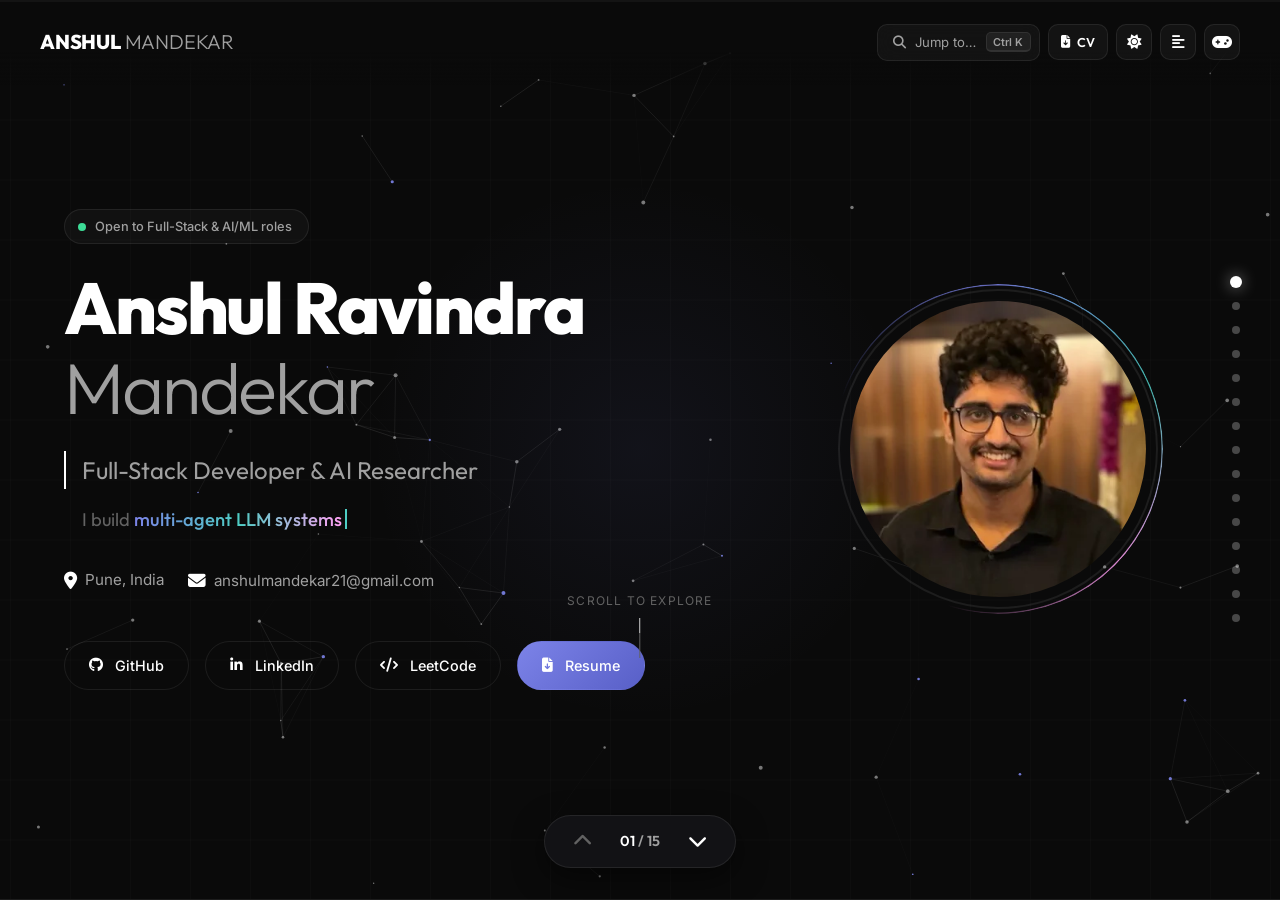
<file: index.html>
<!DOCTYPE html>
<html lang="en">

<head>
    <meta charset="UTF-8">
    <meta name="viewport" content="width=device-width, initial-scale=1.0">
    <title>Anshul Ravindra Mandekar - Portfolio</title>

    <!-- SEO Meta Tags -->
    <meta name="description"
        content="Portfolio of Anshul Ravindra Mandekar, Full-Stack Developer & AI Researcher. Exploring multi-agent LLM systems, deep learning pipelines, and scalable cloud solutions.">
    <meta name="keywords"
        content="Anshul Ravindra Mandekar, Portfolio, Full-Stack, MERN, AWS, LangChain, RAG, AI Researcher, SIT Pune, Nagpur">
    <meta name="author" content="Anshul Ravindra Mandekar">
    <meta name="theme-color" content="#0a0a0a">
    <link rel="canonical" href="https://portfolio-website-anshul-1.onrender.com/">

    <!-- Social link previews (LinkedIn, WhatsApp, X, Slack…) -->
    <meta property="og:type" content="website">
    <meta property="og:site_name" content="Anshul Mandekar">
    <meta property="og:title" content="Anshul Ravindra Mandekar — Full-Stack Developer &amp; AI Researcher">
    <meta property="og:description"
        content="Multi-agent LLM systems, deep learning pipelines and scalable cloud apps. Explore my work as slides — or play it as a 3D game.">
    <meta property="og:url" content="https://portfolio-website-anshul-1.onrender.com/">
    <meta property="og:image" content="https://portfolio-website-anshul-1.onrender.com/assets/og-image.png">
    <meta property="og:image:width" content="1200">
    <meta property="og:image:height" content="630">
    <meta property="og:image:alt" content="Anshul Ravindra Mandekar — Full-Stack Developer and AI Researcher">
    <meta name="twitter:card" content="summary_large_image">
    <meta name="twitter:title" content="Anshul Ravindra Mandekar — Full-Stack Developer &amp; AI Researcher">
    <meta name="twitter:description"
        content="Multi-agent LLM systems, deep learning pipelines and scalable cloud apps. Explore my work as slides — or play it as a 3D game.">
    <meta name="twitter:image" content="https://portfolio-website-anshul-1.onrender.com/assets/og-image.png">

    <!-- Icons -->
    <link rel="icon" href="favicon.ico" sizes="any">
    <link rel="icon" href="favicon.svg" type="image/svg+xml">
    <link rel="apple-touch-icon" href="assets/apple-touch-icon.png">

    <!-- Structured data for search engines -->
    <script type="application/ld+json">
    {
        "@context": "https://schema.org",
        "@type": "Person",
        "name": "Anshul Ravindra Mandekar",
        "jobTitle": "Full-Stack Developer & AI Researcher",
        "url": "https://portfolio-website-anshul-1.onrender.com/",
        "image": "https://portfolio-website-anshul-1.onrender.com/assets/og-image.png",
        "email": "mailto:anshulmandekar21@gmail.com",
        "address": { "@type": "PostalAddress", "addressLocality": "Pune", "addressCountry": "IN" },
        "alumniOf": "Symbiosis Institute of Technology, Pune",
        "sameAs": [
            "https://github.com/AnshulMandekar",
            "https://linkedin.com/in/anshul-mandekar-4b75b2292",
            "https://leetcode.com/u/anshulmandekar21/"
        ]
    }
    </script>

    <!-- Apply the saved colour theme before first paint (avoids a flash) -->
    <script>
        try {
            if (localStorage.getItem('portfolio.theme') === 'light') document.documentElement.dataset.theme = 'light';
        } catch (e) { /* storage unavailable */ }
    </script>

    <!-- Web fonts & icons load without blocking first paint -->
    <link rel="preconnect" href="https://fonts.googleapis.com">
    <link rel="preconnect" href="https://fonts.gstatic.com" crossorigin>
    <link rel="preconnect" href="https://cdnjs.cloudflare.com" crossorigin>
    <link rel="stylesheet" href="https://fonts.googleapis.com/css2?family=Inter:wght@300;400;500;600;700&amp;family=Outfit:wght@300;400;500;600;700;800&amp;display=swap" media="print" onload="this.media='all'">
    <link rel="stylesheet" href="https://cdnjs.cloudflare.com/ajax/libs/font-awesome/6.4.0/css/all.min.css" media="print" onload="this.media='all'">
    <noscript>
        <link rel="stylesheet" href="https://fonts.googleapis.com/css2?family=Inter:wght@300;400;500;600;700&amp;family=Outfit:wght@300;400;500;600;700;800&amp;display=swap">
        <link rel="stylesheet" href="https://cdnjs.cloudflare.com/ajax/libs/font-awesome/6.4.0/css/all.min.css">
    </noscript>

    <!-- Style Sheets (bump ?v= when these files change so browsers fetch the new copy) -->
    <link rel="stylesheet" href="style.css?v=20260927">
</head>

<body class="presentation-mode">
    <script>
        try {
            if (localStorage.getItem('portfolio.view') === 'document') document.body.className = 'document-mode';
        } catch (e) { /* storage unavailable */ }
    </script>

    <!-- Slide Progress -->
    <div class="progress-track" aria-hidden="true">
        <div class="progress-fill" id="progress-fill"></div>
    </div>

    <!-- Top Navigation Control Bar -->
    <header class="control-bar">
        <div class="control-brand">
            ANSHUL <span>MANDEKAR</span>
        </div>
        <div class="control-actions">
            <button type="button" class="cmdk-trigger" id="cmdk-open" aria-label="Open quick navigation">
                <i class="fas fa-search"></i>
                <span>Jump to…</span>
                <kbd class="cmdk-kbd">Ctrl K</kbd>
            </button>
            <a href="assets/Anshul_Mandekar_Resume.pdf" download="Anshul_Mandekar_Resume.pdf"
                class="bar-icon-btn bar-cv-btn" title="Download my CV (PDF)">
                <i class="fas fa-file-arrow-down"></i><span>CV</span>
            </a>
            <button type="button" class="bar-icon-btn" id="theme-toggle" aria-label="Switch to light theme"
                title="Switch to light theme">
                <i class="fas fa-sun"></i>
            </button>
            <button type="button" class="bar-icon-btn" id="mode-toggle" aria-label="Switch to scroll view"
                title="Switch to scroll view">
                <i class="fas fa-align-left"></i>
            </button>
            <a href="game.html" class="bar-icon-btn bar-game-btn" aria-label="Play the 3D portfolio game"
                title="Play the 3D portfolio game">
                <i class="fas fa-gamepad"></i>
            </a>
        </div>
    </header>

    <!-- Sidebar Navigation Dots (for Presentation Mode) -->
    <nav class="sidebar-dots" aria-label="Slide Navigation">
        <div class="dot-wrapper active" data-slide="0">
            <span class="dot-label">Cover</span>
            <button class="nav-dot" aria-label="Go to Cover slide"></button>
        </div>
        <div class="dot-wrapper" data-slide="1">
            <span class="dot-label">About Me</span>
            <button class="nav-dot" aria-label="Go to About Me slide"></button>
        </div>
        <div class="dot-wrapper" data-slide="2">
            <span class="dot-label">Skills</span>
            <button class="nav-dot" aria-label="Go to Technical Skills slide"></button>
        </div>
        <div class="dot-wrapper" data-slide="3">
            <span class="dot-label">Experience</span>
            <button class="nav-dot" aria-label="Go to Work Experience slide"></button>
        </div>
        <div class="dot-wrapper" data-slide="4">
            <span class="dot-label">Projects Index</span>
            <button class="nav-dot" aria-label="Go to Projects index slide"></button>
        </div>
        <div class="dot-wrapper" data-slide="5">
            <span class="dot-label">Project: Financial RAG</span>
            <button class="nav-dot" aria-label="Go to Financial RAG project slide"></button>
        </div>
        <div class="dot-wrapper" data-slide="6">
            <span class="dot-label">Project: YOLO Detection</span>
            <button class="nav-dot" aria-label="Go to Microplastics project slide"></button>
        </div>
        <div class="dot-wrapper" data-slide="7">
            <span class="dot-label">Project: Intrusion CNN</span>
            <button class="nav-dot" aria-label="Go to Network Intrusion project slide"></button>
        </div>
        <div class="dot-wrapper" data-slide="8">
            <span class="dot-label">Project: ISKCON Memorial</span>
            <button class="nav-dot" aria-label="Go to ISKCON Memorial slide"></button>
        </div>
        <div class="dot-wrapper" data-slide="9">
            <span class="dot-label">Project: TaskFlow</span>
            <button class="nav-dot" aria-label="Go to TaskFlow slide"></button>
        </div>
        <div class="dot-wrapper" data-slide="10">
            <span class="dot-label">Project: LectureNotes</span>
            <button class="nav-dot" aria-label="Go to LectureNotes slide"></button>
        </div>
        <div class="dot-wrapper" data-slide="11">
            <span class="dot-label">Publications</span>
            <button class="nav-dot" aria-label="Go to Research and Publications slide"></button>
        </div>
        <div class="dot-wrapper" data-slide="12">
            <span class="dot-label">Education & Certs</span>
            <button class="nav-dot" aria-label="Go to Education and Certifications slide"></button>
        </div>
        <div class="dot-wrapper" data-slide="13">
            <span class="dot-label">Bored?</span>
            <button class="nav-dot" aria-label="Go to Bored of Reading slide"></button>
        </div>
        <div class="dot-wrapper" data-slide="14">
            <span class="dot-label">Contact</span>
            <button class="nav-dot" aria-label="Go to Contact slide"></button>
        </div>
    </nav>

    <!-- Bottom Presentation Navigation Bar -->
    <div class="pres-controls" aria-label="Presentation Controls">
        <button id="prev-btn" class="pres-nav-btn" aria-label="Previous Slide" disabled>
            <i class="fas fa-chevron-up"></i>
        </button>
        <div id="current-num" class="pres-counter">
            <span>01</span> / 15
        </div>
        <button id="next-btn" class="pres-nav-btn" aria-label="Next Slide">
            <i class="fas fa-chevron-down"></i>
        </button>
    </div>

    <!-- Slides Container -->
    <main class="slides-container">

        <!-- SLIDE 1: Cover / Hero -->
        <section class="slide active" id="home">
            <canvas class="hero-canvas" aria-hidden="true"></canvas>
            <div class="slide-content">
                <div class="hero-layout">
                    <div class="hero-left">
                        <div class="status-pill">
                            <span class="pulse-dot"></span> Open to Full-Stack &amp; AI/ML roles
                        </div>
                        <h1>Anshul Ravindra <span>Mandekar</span></h1>
                        <p class="hero-subtitle">Full-Stack Developer &amp; AI Researcher</p>
                        <p class="hero-typed">
                            <span class="sr-only">I build multi-agent LLM systems, deep learning pipelines, scalable
                                cloud apps on AWS and real-time MERN platforms.</span>
                            <span aria-hidden="true">I build
                                <span class="typed-text" id="typed-text">multi-agent LLM systems</span><span
                                    class="typed-caret"></span></span>
                        </p>
                        <div class="hero-details">
                            <div class="detail-item">
                                <i class="fas fa-map-marker-alt"></i> Pune, India
                            </div>
                            <button type="button" class="detail-item copy-email"
                                data-copy="anshulmandekar21@gmail.com" title="Copy email address">
                                <i class="fas fa-envelope"></i> anshulmandekar21@gmail.com
                                <i class="far fa-copy copy-icon" aria-hidden="true"></i>
                            </button>
                        </div>
                        <div class="hero-socials">
                            <a href="https://github.com/AnshulMandekar" target="_blank" rel="noopener"
                                class="social-btn">
                                <i class="fab fa-github"></i> GitHub
                            </a>
                            <a href="https://linkedin.com/in/anshul-mandekar-4b75b2292" target="_blank" rel="noopener"
                                class="social-btn">
                                <i class="fab fa-linkedin-in"></i> LinkedIn
                            </a>
                            <a href="https://leetcode.com/u/anshulmandekar21/" target="_blank" rel="noopener"
                                class="social-btn">
                                <i class="fas fa-code"></i> LeetCode
                            </a>
                            <a href="assets/Anshul_Mandekar_Resume.pdf" download="Anshul_Mandekar_Resume.pdf"
                                class="social-btn social-btn-solid">
                                <i class="fas fa-file-arrow-down"></i> Resume
                            </a>
                        </div>
                    </div>
                    <div class="hero-right">
                        <div class="profile-frame">
                            <div class="profile-image-container">
                                <img src="Anshul_pfp.webp" srcset="Anshul_pfp-360.webp 360w, Anshul_pfp.webp 640w"
                                    sizes="(max-width: 480px) 180px, (max-width: 1024px) 250px, 320px"
                                    width="640" height="640" fetchpriority="high"
                                    alt="Anshul Ravindra Mandekar Portrait">
                            </div>
                        </div>
                    </div>
                </div>
                <div class="scroll-indicator">
                    <span>Scroll to explore</span>
                    <div class="scroll-line"></div>
                </div>
            </div>
        </section>

        <!-- SLIDE 2: About Me / Professional Summary -->
        <section class="slide" id="about">
            <div class="slide-content">
                <div class="slide-header">
                    <h2>About Me</h2>
                    <span class="slide-num">02 / 15</span>
                </div>
                <div class="about-layout">
                    <div class="about-left">
                        <div class="summary-text">
                            <p>
                                I am a results-driven Computer Science Engineering student with hands-on experience as a
                                Full-Stack Developer in production and cloud environments.
                            </p>
                            <p>
                                My passion lies at the intersection of AI and cloud architecture. I have a proven track
                                record in building multi-agent LLM systems, deep learning pipelines, and highly scalable
                                web applications.
                            </p>
                            <p>
                                Recognized with the <strong>1st Rank at the Industry Conclave 2026</strong> and as a
                                published researcher in Generative AI, I leverage strong foundational knowledge in cloud
                                infrastructure, virtualization, and enterprise-level software architecture to deliver
                                high-impact solutions.
                            </p>
                        </div>
                    </div>
                    <div class="about-right">
                        <div class="metric-card">
                            <div class="metric-num">1st</div>
                            <div class="metric-title">Rank - Industry Conclave 2026</div>
                        </div>
                        <div class="metric-card">
                            <div class="metric-num"><span data-count="20">20</span>K+</div>
                            <div class="metric-title">Active Users Supported</div>
                        </div>
                        <div class="metric-card">
                            <div class="metric-num"><span data-count="95">95</span>%+</div>
                            <div class="metric-title">ML Detection Accuracy</div>
                        </div>
                        <div class="metric-card">
                            <div class="metric-num">10<sup data-count="-7">-7</sup></div>
                            <div class="metric-title">KL Divergence Urban GAN</div>
                        </div>
                    </div>
                </div>
            </div>
        </section>

        <!-- SLIDE 3: Technical Summary -->
        <section class="slide" id="skills">
            <div class="slide-content">
                <div class="slide-header">
                    <h2>Technical Summary</h2>
                    <span class="slide-hint"><i class="fas fa-hand-pointer"></i> Click a skill to see where I used
                        it</span>
                    <span class="slide-num">03 / 15</span>
                </div>
                <div class="skills-grid">
                    <div class="skill-category">
                        <h3><i class="fas fa-terminal"></i> Languages &amp; Core</h3>
                        <div class="skills-tags">
                            <span class="skill-tag">C++</span>
                            <span class="skill-tag">Java</span>
                            <span class="skill-tag">Python</span>
                            <span class="skill-tag">SQL</span>
                            <span class="skill-tag">Data Structures &amp; Algorithms (DSA)</span>
                            <span class="skill-tag">Object-Oriented Programming (OOPs)</span>
                        </div>
                    </div>
                    <div class="skill-category">
                        <h3><i class="fas fa-cloud"></i> Web &amp; Cloud Infrastructure</h3>
                        <div class="skills-tags">
                            <span class="skill-tag">MERN Stack</span>
                            <span class="skill-tag">FastAPI</span>
                            <span class="skill-tag">AWS EC2 / S3</span>
                            <span class="skill-tag">AWS ELB / ASG</span>
                            <span class="skill-tag">AWS Parameter Store</span>
                            <span class="skill-tag">IAM Roles &amp; Security Groups</span>
                            <span class="skill-tag">REST APIs &amp; JWT</span>
                            <span class="skill-tag">WebSockets (Socket.io)</span>
                        </div>
                    </div>
                    <div class="skill-category">
                        <h3><i class="fas fa-brain"></i> AI / Machine Learning</h3>
                        <div class="skills-tags">
                            <span class="skill-tag">LangChain &amp; LangGraph</span>
                            <span class="skill-tag">Google Gemini LLMs</span>
                            <span class="skill-tag">LLM Agents</span>
                            <span class="skill-tag">RAG Pipelines</span>
                            <span class="skill-tag">ChromaDB Vector Store</span>
                            <span class="skill-tag">YOLOv8 / YOLOv9</span>
                            <span class="skill-tag">CNNs &amp; Deep Learning</span>
                            <span class="skill-tag">Conditional WGAN-GP</span>
                            <span class="skill-tag">TensorRT (Inference Acceleration)</span>
                            <span class="skill-tag">Streamlit Dashboards</span>
                            <span class="skill-tag">Explainable AI (XAI)</span>
                        </div>
                    </div>
                    <div class="skill-category">
                        <h3><i class="fas fa-tools"></i> Developer Tools &amp; Systems</h3>
                        <div class="skills-tags">
                            <span class="skill-tag">MongoDB</span>
                            <span class="skill-tag">Git &amp; GitHub</span>
                            <span class="skill-tag">Mermaid.js</span>
                            <span class="skill-tag">Linux Systems</span>
                            <span class="skill-tag">Hyper-V</span>
                            <span class="skill-tag">Virtualization</span>
                            <span class="skill-tag">TCP/IP Networking</span>
                            <span class="skill-tag">DNS Infrastructure</span>
                        </div>
                    </div>
                </div>
            </div>
        </section>

        <!-- SLIDE 4: Work Experience -->
        <section class="slide" id="experience">
            <div class="slide-content">
                <div class="slide-header">
                    <h2>Work Experience</h2>
                    <span class="slide-num">04 / 15</span>
                </div>
                <div class="project-detail-layout">
                    <div class="job-card" style="margin: 0; border: none; padding: 0; background: transparent;">
                        <div class="job-header">
                            <div class="job-title-group">
                                <h3>Software Development Intern</h3>
                                <div class="job-company">Yellow Cube (MERN &amp; Cloud)</div>
                            </div>
                            <div class="job-meta" style="text-align: left;">
                                <div class="job-date">01/2025 – 07/2025</div>
                                <div class="job-location">Navi Mumbai, India</div>
                            </div>
                        </div>

                        <div class="project-links" style="margin-top: 1rem; margin-bottom: 1.5rem;">
                            <a href="https://drive.google.com/file/d/14rifXXsi5LICmFTdunRz30Nq6fpj8IpA/view?usp=sharing"
                                target="_blank" rel="noopener" class="social-btn">
                                <i class="fas fa-play"></i> Watch CRM Demo Video
                            </a>
                        </div>

                        <ul class="job-bullets">
                            <li>
                                <strong>Cloud Infrastructure:</strong> Engineered and maintained a scalable cloud
                                infrastructure on AWS EC2 using Elastic Load Balancing (ELB) and Auto Scaling Groups
                                (ASG), supporting 20,000+ active users with 99% service availability.
                            </li>
                            <li>
                                <strong>Security &amp; Integration:</strong> Configured IAM roles, security groups, and
                                secrets via AWS Parameter Store using a least-privilege model to integrate Twilio,
                                Cloudinary, Nodemailer, and Google Sheets.
                            </li>
                            <li>
                                <strong>Real-time Systems:</strong> Engineered a live scheduling module on EC2 using
                                WebSockets (Socket.IO) handling 5,000+ concurrent appointments, reducing scheduling
                                conflicts by 60% with sub-20ms latency.
                            </li>
                        </ul>
                    </div>

                    <div class="project-visual slider" id="crm-slider">
                        <div class="slider-wrapper">
                            <img src="assets/crm01.webp" srcset="assets/crm01-800.webp 800w, assets/crm01.webp 1256w"
                                sizes="(max-width: 1024px) 92vw, 560px" loading="lazy" decoding="async" class="slide-img active" alt="CRM System Interface Screen 1">
                            <img src="assets/crm02.webp" srcset="assets/crm02-800.webp 800w, assets/crm02.webp 1265w"
                                sizes="(max-width: 1024px) 92vw, 560px" loading="lazy" decoding="async" class="slide-img" alt="CRM System Interface Screen 2">
                            <img src="assets/crm03.webp" srcset="assets/crm03-800.webp 800w, assets/crm03.webp 1267w"
                                sizes="(max-width: 1024px) 92vw, 560px" loading="lazy" decoding="async" class="slide-img" alt="CRM System Interface Screen 3">
                            <img src="assets/crm04.webp" srcset="assets/crm04-800.webp 800w, assets/crm04.webp 1275w"
                                sizes="(max-width: 1024px) 92vw, 560px" loading="lazy" decoding="async" class="slide-img" alt="CRM System Interface Screen 4">
                        </div>
                        <button class="slider-btn prev" onclick="moveProjectSlider('crm-slider', -1)"
                            aria-label="Previous image"><i class="fas fa-chevron-left"></i></button>
                        <button class="slider-btn next" onclick="moveProjectSlider('crm-slider', 1)"
                            aria-label="Next image"><i class="fas fa-chevron-right"></i></button>
                        <div class="slider-dots">
                            <button class="slider-dot active" onclick="setProjectSlider('crm-slider', 0)"
                                aria-label="Go to image 1"></button>
                            <button class="slider-dot" onclick="setProjectSlider('crm-slider', 1)"
                                aria-label="Go to image 2"></button>
                            <button class="slider-dot" onclick="setProjectSlider('crm-slider', 2)"
                                aria-label="Go to image 3"></button>
                            <button class="slider-dot" onclick="setProjectSlider('crm-slider', 3)"
                                aria-label="Go to image 4"></button>
                        </div>
                    </div>
                </div>
            </div>
        </section>

        <!-- SLIDE 5: Projects Table of Contents / Index -->
        <section class="slide" id="projects">
            <div class="slide-content">
                <div class="slide-header">
                    <h2>Technical Projects</h2>
                    <span class="slide-num">05 / 15</span>
                </div>
                <div class="projects-index">
                    <div class="project-idx-card">
                        <div>
                            <div class="proj-idx-num">01</div>
                            <div class="proj-idx-title">
                                <h3>Financial Review System</h3>
                            </div>
                            <p class="proj-idx-desc">
                                Explainable background review pipeline using multi-agent LLMs (LangGraph) and RAG.
                            </p>
                        </div>
                        <a href="#finveritas" class="proj-idx-link">Details</a>
                    </div>
                    <div class="project-idx-card">
                        <div>
                            <div class="proj-idx-num">02</div>
                            <div class="proj-idx-title">
                                <h3>Microplastic Detection</h3>
                            </div>
                            <p class="proj-idx-desc">
                                Deep learning computer vision pipeline with YOLOv8/v9, TensorRT, and synthetic GAN
                                augmentation.
                            </p>
                        </div>
                        <a href="#microplastics" class="proj-idx-link">Details</a>
                    </div>
                    <div class="project-idx-card">
                        <div>
                            <div class="proj-idx-num">03</div>
                            <div class="proj-idx-title">
                                <h3>Network IDS CNN</h3>
                            </div>
                            <p class="proj-idx-desc">
                                Intrusion Detection System leveraging 1D-to-2D feature matrix transformation and
                                convolutional layers.
                            </p>
                        </div>
                        <a href="#intrusion-detection" class="proj-idx-link">Details</a>
                    </div>
                    <div class="project-idx-card">
                        <div>
                            <div class="proj-idx-num">04</div>
                            <div class="proj-idx-title">
                                <h3>ISKCON Memorial</h3>
                            </div>
                            <p class="proj-idx-desc">
                                Full-stack digital preservation platform with a 3-tier moderation workflow and CDN
                                acceleration.
                            </p>
                        </div>
                        <a href="#iskcon-memorial" class="proj-idx-link">Details</a>
                    </div>
                    <div class="project-idx-card">
                        <div>
                            <div class="proj-idx-num">05</div>
                            <div class="proj-idx-title">
                                <h3>TaskFlow Task Manager</h3>
                            </div>
                            <p class="proj-idx-desc">
                                AI-powered task management platform featuring multimodal classification and context-aware chat.
                            </p>
                        </div>
                        <a href="#taskflow" class="proj-idx-link">Details</a>
                    </div>
                    <div class="project-idx-card">
                        <div>
                            <div class="proj-idx-num">06</div>
                            <div class="proj-idx-title">
                                <h3>LectureNotes AI</h3>
                            </div>
                            <p class="proj-idx-desc">
                                AI-powered YouTube lecture note synthesis &amp; interactive visual concept maps with Gemini 2.5 Flash.
                            </p>
                        </div>
                        <a href="#lecturenotes" class="proj-idx-link">Details</a>
                    </div>
                </div>
            </div>
        </section>

        <!-- SLIDE 6: Project 1: Explainable Financial Background Review System -->
        <section class="slide" id="finveritas">
            <div class="slide-content">
                <div class="slide-header">
                    <h2>Project 01</h2>
                    <span class="slide-num">06 / 15</span>
                </div>
                <div class="project-detail-layout">
                    <div class="project-info">
                        <h3>Explainable Financial Background Review System</h3>
                        <p class="project-tagline">Multi-Agent LLM System, RAG &amp; LangGraph</p>
                        <div class="project-tech">
                            <span class="skill-tag">LangGraph</span>
                            <span class="skill-tag">LangChain</span>
                            <span class="skill-tag">RAG</span>
                            <span class="skill-tag">ChromaDB</span>
                            <span class="skill-tag">AWS EC2</span>
                            <span class="skill-tag">Streamlit</span>
                        </div>
                        <div class="project-links" style="margin-top: 1rem; margin-bottom: 1.5rem;">
                            <a href="https://finveritas.streamlit.app/" target="_blank" rel="noopener"
                                class="social-btn">
                                <i class="fas fa-external-link-alt"></i> Live Application
                            </a>
                        </div>
                        <ul class="project-desc">
                            <li>
                                Architected a multi-agent LLM system dynamics consisting of 7 specialized financial agents using
                                LangGraph; deployed on AWS EC2 (t3.medium) achieving ~97% uptime.
                            </li>
                            <li>
                                Automated an ingestion pipeline to extract 50+ financial metrics (CAGR, volatility,
                                growth ratios) from Bloomberg PDFs of Fortune 500 companies with an average
                                parse-to-output latency of ~3.2s.
                            </li>
                            <li>
                                Achieved a 1.00 correctness score and a P95 response time under 2.8s across 12
                                concurrent analyst sessions, securing <strong>1st Rank at the PBL-2 Industry Conclave
                                    2026</strong> (SIT Pune).
                            </li>
                        </ul>
                    </div>
                    <div class="project-visual slider" id="finvaritas-slider">
                        <div class="slider-wrapper">
                            <img src="assets/financial_agents.webp" loading="lazy" decoding="async" class="slide-img active"
                                alt="Multi-agent node connection and data metrics diagram illustration">
                            <img src="assets/FinVaritas02.webp" srcset="assets/FinVaritas02-800.webp 800w, assets/FinVaritas02.webp 1280w"
                                sizes="(max-width: 1024px) 92vw, 560px" loading="lazy" decoding="async" class="slide-img"
                                alt="Financial Background Review Dashboard Screen 2">
                            <img src="assets/FinVaritas03.webp" srcset="assets/FinVaritas03-800.webp 800w, assets/FinVaritas03.webp 1280w"
                                sizes="(max-width: 1024px) 92vw, 560px" loading="lazy" decoding="async" class="slide-img"
                                alt="Financial Background Review Dashboard Screen 3">
                            <img src="assets/FinVaritas04.webp" srcset="assets/FinVaritas04-800.webp 800w, assets/FinVaritas04.webp 1280w"
                                sizes="(max-width: 1024px) 92vw, 560px" loading="lazy" decoding="async" class="slide-img"
                                alt="Financial Background Review Dashboard Screen 4">
                        </div>
                        <button class="slider-btn prev" onclick="moveProjectSlider('finvaritas-slider', -1)"
                            aria-label="Previous image"><i class="fas fa-chevron-left"></i></button>
                        <button class="slider-btn next" onclick="moveProjectSlider('finvaritas-slider', 1)"
                            aria-label="Next image"><i class="fas fa-chevron-right"></i></button>
                        <div class="slider-dots">
                            <button class="slider-dot active" onclick="setProjectSlider('finvaritas-slider', 0)"
                                aria-label="Go to image 1"></button>
                            <button class="slider-dot" onclick="setProjectSlider('finvaritas-slider', 1)"
                                aria-label="Go to image 2"></button>
                            <button class="slider-dot" onclick="setProjectSlider('finvaritas-slider', 2)"
                                aria-label="Go to image 3"></button>
                            <button class="slider-dot" onclick="setProjectSlider('finvaritas-slider', 3)"
                                aria-label="Go to image 4"></button>
                        </div>
                    </div>
                </div>
            </div>
        </section>

        <!-- SLIDE 7: Project 2: Microplastic Detection Pipeline -->
        <section class="slide" id="microplastics">
            <div class="slide-content">
                <div class="slide-header">
                    <h2>Project 02</h2>
                    <span class="slide-num">07 / 15</span>
                </div>
                <div class="project-detail-layout">
                    <div class="project-info">
                        <h3>Microplastic Detection Pipeline</h3>
                        <p class="project-tagline">Computer Vision &amp; Generative Data Augmentation</p>
                        <div class="project-tech">
                            <span class="skill-tag">YOLOv8</span>
                            <span class="skill-tag">YOLOv9</span>
                            <span class="skill-tag">TensorRT</span>
                            <span class="skill-tag">GANs</span>
                            <span class="skill-tag">Streamlit</span>
                            <span class="skill-tag">Python</span>
                        </div>
                        <ul class="project-desc">
                            <li>
                                Developed an object detection model to classify 5 microplastic categories, achieving
                                92.7% mAP@0.5 and outperforming ResNet/YOLOv8 baselines.
                            </li>
                            <li>
                                Curated and augmented a dataset of 1,900+ annotated environmental images using
                                Generative Adversarial Networks (GANs) to enhance model robustness for small particle
                                detection (~50µm).
                            </li>
                            <li>
                                Conducted research in collaboration with the Symbiosis Centre for Waste Resource
                                Management (SCWRM), Pune, deploying a Streamlit control dashboard optimized with
                                TensorRT.
                            </li>
                        </ul>
                    </div>
                    <div class="project-visual">
                        <img src="assets/microplastics.webp" srcset="assets/microplastics-800.webp 800w, assets/microplastics.webp 1600w"
                                sizes="(max-width: 1024px) 92vw, 560px" loading="lazy" decoding="async"
                            alt="Microscopic analysis visualization grid with particle boundary indicators">
                    </div>
                </div>
            </div>
        </section>

        <!-- SLIDE 8: Project 3: Intrusion Detection System (IDS) -->
        <section class="slide" id="intrusion-detection">
            <div class="slide-content">
                <div class="slide-header">
                    <h2>Project 03</h2>
                    <span class="slide-num">08 / 15</span>
                </div>
                <div class="project-detail-layout">
                    <div class="project-info">
                        <h3>Intrusion Detection System (IDS)</h3>
                        <p class="project-tagline">Deep Learning CNN with 1D-to-2D Matrix Transformation</p>
                        <div class="project-tech">
                            <span class="skill-tag">CNN</span>
                            <span class="skill-tag">TensorRT</span>
                            <span class="skill-tag">NumPy / Pandas</span>
                            <span class="skill-tag">CICIDS2017</span>
                            <span class="skill-tag">Feature Engineering</span>
                        </div>
                        <ul class="project-desc">
                            <li>
                                Built a multi-class Intrusion Detection System using a CNN on the CICIDS2017 dataset
                                (500,000+ records), featuring a novel 1D-to-2D feature transformation that reshapes
                                network flow data into 9×9 grayscale image matrices for spatial pattern learning.
                            </li>
                            <li>
                                Designed and evaluated a Sequential CNN (dual Conv2D layers, MaxPooling, Dropout)
                                compiled with the Adam optimizer, achieving 95%+ accuracy across all 12 network attack
                                classes.
                            </li>
                            <li>
                                Assessed performance metrics via comprehensive classification reports, confusion
                                matrices, ROC curves, and Area Under the Curve (AUC) scores.
                            </li>
                        </ul>
                    </div>
                    <div class="project-visual">
                        <img src="assets/network_ids.webp" loading="lazy" decoding="async"
                            alt="Cybersecurity network packet traffic matrix grid flow illustration">
                    </div>
                </div>
            </div>
        </section>

        <!-- SLIDE 9: Project 4: ISKCON Devotee Memorial Platform -->
        <section class="slide" id="iskcon-memorial">
            <div class="slide-content">
                <div class="slide-header">
                    <h2>Project 04</h2>
                    <span class="slide-num">09 / 15</span>
                </div>
                <div class="project-detail-layout">
                    <div class="project-info">
                        <h3>ISKCON Devotee Memorial Platform</h3>
                        <p class="project-tagline">Full-Stack Devotee Preservation &amp; Moderation Platform</p>
                        <div class="project-tech">
                            <span class="skill-tag">React.js</span>
                            <span class="skill-tag">Node.js</span>
                            <span class="skill-tag">Express.js</span>
                            <span class="skill-tag">MongoDB</span>
                            <span class="skill-tag">JWT Auth</span>
                            <span class="skill-tag">Cloudinary CDN</span>
                        </div>
                        <div class="project-links" style="margin-top: 1rem; margin-bottom: 1.5rem;">
                            <a href="https://devotee-memorial-ten.vercel.app/" target="_blank" rel="noopener"
                                class="social-btn">
                                <i class="fas fa-external-link-alt"></i> Visit Live Site
                            </a>
                        </div>
                        <ul class="project-desc">
                            <li>
                                Led development of a full-stack platform to digitally preserve and honor ISKCON devotees
                                - React.js, Node.js, Express.js, and MongoDB - shipping 10+ production REST APIs with
                                secure JWT authentication and a 3-tier moderation workflow for 100+ active users.
                            </li>
                            <li>
                                Built a scalable CRUD-based system featuring advanced search and filtering by location,
                                role, and devotional identity, improving user discoverability.
                            </li>
                            <li>
                                Achieved a <strong>90+ Google PageSpeed score</strong> by leveraging Cloudinary CDN and
                                dynamic lazy-loading, reliably handling 500+ devotee image uploads.
                            </li>
                        </ul>
                    </div>
                    <div class="project-visual">
                        <img src="assets/iskcon_memorial.webp" loading="lazy" decoding="async"
                            alt="Monochromatic devotee temple layout silhouette illustration">
                    </div>
                </div>
            </div>
        </section>

        <!-- SLIDE 10: Project 5: TaskFlow — AI-Powered Task Manager -->
        <section class="slide" id="taskflow">
            <div class="slide-content">
                <div class="slide-header">
                    <h2>Project 05</h2>
                    <span class="slide-num">10 / 15</span>
                </div>
                <div class="project-detail-layout">
                    <div class="project-info">
                        <h3>TaskFlow — AI-Powered Task Manager</h3>
                        <p class="project-tagline">MERN Stack, Python FastAPI &amp; Gemini 3.5 Flash</p>
                        <div class="project-tech">
                            <span class="skill-tag">MERN Stack</span>
                            <span class="skill-tag">FastAPI</span>
                            <span class="skill-tag">Gemini 3.5 Flash</span>
                            <span class="skill-tag">Web Push API</span>
                            <span class="skill-tag">PWA</span>
                            <span class="skill-tag">MongoDB</span>
                        </div>
                        <div class="project-links" style="margin-top: 1rem; margin-bottom: 1.5rem;">
                            <a href="https://taskmanager-client-dfn8.onrender.com" target="_blank" rel="noopener"
                                class="social-btn">
                                <i class="fas fa-external-link-alt"></i> Visit Live App
                            </a>
                        </div>
                        <ul class="project-desc">
                            <li>
                                Engineered a mobile-first task manager with a React client, Express API gateway, and a Python FastAPI microservice integration utilizing Gemini 3.5 Flash for advanced parsing.
                            </li>
                            <li>
                                Designed a multimodal classification engine enabling users to extract tasks and compute relative due dates from natural language text inputs or visual syllabus/email screenshot uploads.
                            </li>
                            <li>
                                Implemented a context-aware AI chat assistant supporting dynamic action triggers to create database records, backed by a cron-driven Web Push notification reminder service.
                            </li>
                        </ul>
                    </div>
                    <div class="project-visual slider" id="taskflow-slider">
                        <div class="slider-wrapper">
                            <img src="assets/TaskManager1.webp" srcset="assets/TaskManager1-800.webp 800w, assets/TaskManager1.webp 1600w"
                                sizes="(max-width: 1024px) 92vw, 560px" loading="lazy" decoding="async" class="slide-img active" alt="TaskFlow Dashboard View showing categorized task boards and due today summary">
                            <img src="assets/TaskManager2.webp" srcset="assets/TaskManager2-800.webp 800w, assets/TaskManager2.webp 1600w"
                                sizes="(max-width: 1024px) 92vw, 560px" loading="lazy" decoding="async" class="slide-img" alt="TaskFlow AI Chat View showcasing contextual command prompt and task details">
                        </div>
                        <button class="slider-btn prev" onclick="moveProjectSlider('taskflow-slider', -1)"
                            aria-label="Previous image"><i class="fas fa-chevron-left"></i></button>
                        <button class="slider-btn next" onclick="moveProjectSlider('taskflow-slider', 1)"
                            aria-label="Next image"><i class="fas fa-chevron-right"></i></button>
                        <div class="slider-dots">
                            <button class="slider-dot active" onclick="setProjectSlider('taskflow-slider', 0)"
                                aria-label="Go to image 1"></button>
                            <button class="slider-dot" onclick="setProjectSlider('taskflow-slider', 1)"
                                aria-label="Go to image 2"></button>
                        </div>
                    </div>
                </div>
            </div>
        </section>

        <!-- SLIDE 11: Project 6: LectureNotes — AI-Powered YouTube Lecture Notes & Concept Maps -->
        <section class="slide" id="lecturenotes">
            <div class="slide-content">
                <div class="slide-header">
                    <h2>Project 06</h2>
                    <span class="slide-num">11 / 15</span>
                </div>
                <div class="project-detail-layout">
                    <div class="project-info">
                        <h3>LectureNotes — AI-Powered YouTube Notes &amp; Concept Maps</h3>
                        <p class="project-tagline">FastAPI, Google Gemini 2.5 Flash, MongoDB Atlas &amp; Mermaid.js</p>
                        <div class="project-tech">
                            <span class="skill-tag">FastAPI</span>
                            <span class="skill-tag">Gemini 2.5 Flash</span>
                            <span class="skill-tag">MongoDB Atlas</span>
                            <span class="skill-tag">Mermaid.js</span>
                            <span class="skill-tag">Python 3.12</span>
                            <span class="skill-tag">yt-dlp</span>
                            <span class="skill-tag">Render Cloud</span>
                        </div>
                        <div class="project-links" style="margin-top: 1rem; margin-bottom: 1.5rem; display: flex; gap: 0.75rem; flex-wrap: wrap;">
                            <a href="https://lecturenotes-frontend.onrender.com" target="_blank" rel="noopener"
                                class="social-btn">
                                <i class="fas fa-external-link-alt"></i> Live Demo
                            </a>
                            <a href="https://github.com/AnshulMandekar/YoutubeVideo-to-Transcript" target="_blank" rel="noopener"
                                class="social-btn">
                                <i class="fab fa-github"></i> GitHub Repo
                            </a>
                        </div>
                        <ul class="project-desc">
                            <li>
                                Built an asynchronous FastAPI pipeline leveraging Google Gemini 2.5 Flash that processes long YouTube lectures, extracting transcripts with fallback handlers to synthesize hierarchical notes, timestamps, key definitions, and takeaways.
                            </li>
                            <li>
                                Integrated client-side <strong>Mermaid.js</strong> vector rendering to dynamically construct interactive concept maps and mind-maps, visualizing knowledge graphs from generated JSON notes.
                            </li>
                            <li>
                                Developed bidirectional timestamp synchronization with the embedded YouTube player, persistent MongoDB Atlas categorization with tag filtering, and 1-click Markdown/PDF export.
                            </li>
                        </ul>
                    </div>
                    <div class="project-visual">
                        <img src="assets/Lecture_notes.webp" srcset="assets/Lecture_notes-800.webp 800w, assets/Lecture_notes.webp 1600w"
                                sizes="(max-width: 1024px) 92vw, 560px" loading="lazy" decoding="async"
                            alt="LectureNotes AI-Powered YouTube Lecture Notes and Visual Concept Maps Interface">
                    </div>
                </div>
            </div>
        </section>

        <!-- SLIDE 12: Research & Publications -->
        <section class="slide" id="research">
            <div class="slide-content">
                <div class="slide-header">
                    <h2>Research &amp; Publications</h2>
                    <span class="slide-num">12 / 15</span>
                </div>
                <div class="research-layout">
                    <div class="research-info">
                        <h3 class="paper-title">Generative Adversarial Networks in Urban Digital Twins</h3>
                        <div class="paper-journal">SCI Published - 2026</div>
                        <ul class="paper-bullets">
                            <li>
                                Designed a Conditional WGAN-GP (Wasserstein GAN with Gradient Penalty) for synthetic
                                urban mobility generation, outperforming VAE baselines by 7+ orders of magnitude with a
                                9.78×10⁻⁷ KL Divergence.
                            </li>
                            <li>
                                Reduced spatial disparity from 29.6 to 20.5 (31%) using GAN-driven data augmentation,
                                improving model fairness.
                            </li>
                            <li>
                                Preserved 90% policy consistency, validated by a Spearman rank correlation of 0.90
                                between real and synthetic data distributions.
                            </li>
                        </ul>
                    </div>
                    <div class="project-visual">
                        <img src="assets/urban_mobility.webp" srcset="assets/urban_mobility-800.webp 800w, assets/urban_mobility.webp 1024w"
                                sizes="(max-width: 1024px) 92vw, 560px" loading="lazy" decoding="async"
                            alt="Generative urban road grid structure simulation map layout">
                    </div>
                </div>
            </div>
        </section>

        <!-- SLIDE 13: Education & Credentials -->
        <section class="slide" id="education">
            <div class="slide-content">
                <div class="slide-header">
                    <h2>Education &amp; Credentials</h2>
                    <span class="slide-num">13 / 15</span>
                </div>
                <div class="education-grid">
                    <div class="edu-timeline">
                        <div class="edu-item">
                            <div class="edu-date">08/2023 – 05/2027</div>
                            <div class="edu-degree">B.Tech in Computer Science and Engineering</div>
                            <div class="edu-school">Symbiosis Institute of Technology, Pune</div>
                            <div class="edu-grade">CGPA: 7.45</div>
                        </div>
                        <div class="edu-item">
                            <div class="edu-date">Class XII (CBSE)</div>
                            <div class="edu-degree">Atrey Layout School of Scholars, Nagpur</div>
                            <div class="edu-grade">Grade: 83%</div>
                        </div>
                        <div class="edu-item">
                            <div class="edu-date">Class X (CBSE)</div>
                            <div class="edu-degree">Beltarodi School of Scholars, Nagpur</div>
                            <div class="edu-grade">Grade: 89%</div>
                        </div>
                    </div>
                    <div class="certs-honors-col">
                        <div class="certs-group">
                            <h3>Certifications</h3>
                            <div class="certs-list">
                                <div class="cert-item">
                                    <i class="fas fa-certificate"></i> Nutanix Certified Associate (NCA)
                                </div>
                                <div class="cert-item">
                                    <i class="fas fa-certificate"></i> Full Stack Generative AI (Udemy, 2026)
                                </div>
                                <div class="cert-item">
                                    <i class="fas fa-certificate"></i> ML A-Z &amp; Delta Full Stack (2025/2026)
                                </div>
                            </div>
                        </div>
                        <div class="honors-group">
                            <h3>Honors &amp; Profiles</h3>
                            <div class="honors-list">
                                <div class="honor-item">
                                    <i class="fas fa-award"></i> 2x Smart India Hackathon (SIH) Qualifier
                                </div>
                                <div class="honor-item">
                                    <i class="fas fa-award"></i> Level 2 Qualifier, Deloitte Hacksplosion 2026
                                </div>
                                <div class="honor-item">
                                    <i class="fas fa-laptop-code"></i> <span data-stat="leetcode">200+</span>&nbsp;Solved DSA Problems on LeetCode
                                </div>
                            </div>
                        </div>
                    </div>
                </div>
            </div>
        </section>

        <!-- SLIDE 14: Bored of Reading? -->
        <section class="slide" id="play">
            <div class="slide-content">
                <div class="slide-header">
                    <h2>Bored of Reading?</h2>
                    <span class="slide-num">14 / 15</span>
                </div>
                <div class="bored-layout">
                    <div class="bored-text-content">
                        <h3>Tired of reading portfolios all day? 🥱</h3>
                        <p class="bored-description">
                            Staring at text-heavy resumes and scanning bullet points for hours is exhausting.
                            Let's change the pace! Step onto a 3D island built from my resume — walk its districts,
                            collect skill orbs and race the clock to explore it all.
                        </p>
                        <div class="bored-highlights">
                            <div class="bored-highlight-item">
                                <span class="highlight-icon">🕹️</span>
                                <div class="highlight-details">
                                    <h4>Walk the Island</h4>
                                    <p>Move with WASD or arrow keys (or an on-screen joystick on mobile) — sprint,
                                        jump and explore on foot.</p>
                                </div>
                            </div>
                            <div class="bored-highlight-item">
                                <span class="highlight-icon">💎</span>
                                <div class="highlight-details">
                                    <h4>Collect 18 Skill Orbs</h4>
                                    <p>Every orb unlocks one of my skills. Find them all, then beat your best time.</p>
                                </div>
                            </div>
                            <div class="bored-highlight-item">
                                <span class="highlight-icon">🗺️</span>
                                <div class="highlight-details">
                                    <h4>Six Districts</h4>
                                    <p>Experience, projects, research and more — each opens a detailed card. In a
                                        hurry? Take the quick tour.</p>
                                </div>
                            </div>
                        </div>
                        <div class="bored-actions">
                            <a href="game.html" class="play-game-btn">
                                <span class="btn-glow"></span>
                                <i class="fas fa-gamepad"></i> Launch 3D World
                            </a>
                        </div>
                    </div>
                    <div class="bored-visual">
                        <div class="game-console-card">
                            <div class="console-screen" id="console-screen">
                                <canvas class="console-canvas" id="console-canvas" role="img"
                                    aria-label="Bug Hunt mini-game screen"></canvas>
                                <div class="pixel-grid"></div>
                                <div class="screen-glare"></div>
                                <div class="game-intro">
                                    <div class="game-title">ANSHUL'S WORLD</div>
                                    <div class="game-subtitle">3D PORTFOLIO GAME</div>
                                    <div class="press-start-blink">PRESS A TO PLAY</div>
                                </div>
                            </div>
                            <div class="console-controls">
                                <div class="d-pad">
                                    <button type="button" class="d-arrow d-up" data-dir="up" aria-label="Up"></button>
                                    <button type="button" class="d-arrow d-right" data-dir="right"
                                        aria-label="Right"></button>
                                    <button type="button" class="d-arrow d-down" data-dir="down"
                                        aria-label="Down"></button>
                                    <button type="button" class="d-arrow d-left" data-dir="left"
                                        aria-label="Left"></button>
                                    <div class="d-center"></div>
                                </div>
                                <div class="action-buttons">
                                    <button type="button" class="retro-btn btn-y" data-btn="y"
                                        aria-label="Y button">Y</button>
                                    <button type="button" class="retro-btn btn-x" data-btn="x"
                                        aria-label="X button">X</button>
                                    <button type="button" class="retro-btn btn-b" data-btn="b"
                                        aria-label="B button: exit mini-game">B</button>
                                    <button type="button" class="retro-btn btn-a" data-btn="a"
                                        aria-label="A button: play Bug Hunt">A</button>
                                </div>
                            </div>
                            <div class="console-brand">ANSHUL 64</div>
                        </div>
                        <p class="console-caption">Press <b>A</b> for a quick round of <em>Bug Hunt</em> — steer
                            with the arrows.</p>
                    </div>
                </div>
            </div>
        </section>

        <!-- SLIDE 15: Contact -->
        <section class="slide" id="contact">
            <div class="slide-content">
                <div class="slide-header">
                    <h2>Let's Connect</h2>
                    <span class="slide-num">15 / 15</span>
                </div>
                <div class="contact-layout">
                    <div class="contact-info">
                        <h3>Have a role, project or idea in mind?</h3>
                        <p class="contact-lead">
                            I'm open to Full-Stack, AI/ML engineering and cloud roles — remote or on-site.
                            Send a message and I'll get back to you.
                        </p>
                        <div class="contact-actions">
                            <button type="button" class="social-btn copy-email" data-copy="anshulmandekar21@gmail.com"
                                title="Copy email address">
                                <i class="fas fa-envelope"></i> anshulmandekar21@gmail.com
                            </button>
                            <a href="assets/Anshul_Mandekar_Resume.pdf" download="Anshul_Mandekar_Resume.pdf"
                                class="social-btn social-btn-solid">
                                <i class="fas fa-file-arrow-down"></i> Download CV
                            </a>
                        </div>
                        <div class="live-stats" aria-live="polite">
                            <div class="live-stats-head">
                                <span class="live-dot"></span> Live stats
                                <span class="live-stats-src">GitHub · LeetCode</span>
                            </div>
                            <div class="live-stats-grid">
                                <a class="live-stat" href="https://github.com/AnshulMandekar?tab=repositories"
                                    target="_blank" rel="noopener">
                                    <b data-stat="repos">—</b><span>Public repos</span>
                                </a>
                                <a class="live-stat" href="https://github.com/AnshulMandekar" target="_blank"
                                    rel="noopener">
                                    <b data-stat="followers">—</b><span>GitHub followers</span>
                                </a>
                                <a class="live-stat" href="https://leetcode.com/u/anshulmandekar21/" target="_blank"
                                    rel="noopener">
                                    <b data-stat="leetcode">200+</b><span>LeetCode solved</span>
                                </a>
                                <a class="live-stat" href="https://github.com/AnshulMandekar" target="_blank"
                                    rel="noopener">
                                    <b data-stat="language">—</b><span>Top language</span>
                                </a>
                            </div>
                        </div>
                    </div>

                    <!-- Set data-endpoint to a Formspree URL (https://formspree.io/f/…) to receive messages
                         directly; without it the form hands the message to the visitor's email app. -->
                    <form class="contact-form" id="contact-form" data-endpoint="" novalidate>
                        <fieldset class="form-reasons">
                            <legend>I'm reaching out about…</legend>
                            <label><input type="radio" name="reason" value="Job opportunity" checked><span>Job opportunity</span></label>
                            <label><input type="radio" name="reason" value="Freelance project"><span>Freelance project</span></label>
                            <label><input type="radio" name="reason" value="Collaboration"><span>Collaboration</span></label>
                            <label><input type="radio" name="reason" value="Just saying hi"><span>Just saying hi</span></label>
                        </fieldset>
                        <div class="form-row">
                            <label class="field">
                                <span>Name</span>
                                <input type="text" name="name" autocomplete="name" required maxlength="80">
                                <small class="field-error"></small>
                            </label>
                            <label class="field">
                                <span>Email</span>
                                <input type="email" name="email" autocomplete="email" required maxlength="120">
                                <small class="field-error"></small>
                            </label>
                        </div>
                        <label class="field">
                            <span>Message</span>
                            <textarea name="message" rows="4" required maxlength="2000"></textarea>
                            <small class="field-error"></small>
                        </label>
                        <!-- Honeypot: real visitors never see or fill this -->
                        <input type="text" name="_gotcha" class="form-hp" tabindex="-1" autocomplete="off"
                            aria-hidden="true">
                        <div class="form-footer">
                            <button type="submit" class="form-submit">
                                <i class="fas fa-paper-plane"></i> <span>Send message</span>
                            </button>
                            <p class="form-note" id="form-note">Opens in your email app, ready to send.</p>
                        </div>
                    </form>
                </div>
            </div>
        </section>

    </main>

    <!-- Command Palette (Ctrl/⌘ + K or "/") -->
    <div class="cmdk" id="cmdk" aria-hidden="true">
        <div class="cmdk-backdrop" data-cmdk-close></div>
        <div class="cmdk-panel" role="dialog" aria-modal="true" aria-label="Quick navigation">
            <div class="cmdk-search">
                <i class="fas fa-search"></i>
                <input id="cmdk-input" type="text" placeholder="Jump to a section, project or link…"
                    autocomplete="off" spellcheck="false" role="combobox" aria-expanded="true"
                    aria-controls="cmdk-list" aria-autocomplete="list">
                <kbd>Esc</kbd>
            </div>
            <ul class="cmdk-list" id="cmdk-list" role="listbox" aria-label="Results"></ul>
            <div class="cmdk-footer">
                <span><kbd>↑</kbd><kbd>↓</kbd> navigate</span>
                <span><kbd>↵</kbd> select</span>
                <span class="cmdk-footer-hint"><kbd>/</kbd> opens this anytime</span>
            </div>
        </div>
    </div>

    <!-- Image Lightbox -->
    <div class="lightbox" id="lightbox" role="dialog" aria-modal="true" aria-label="Image viewer" aria-hidden="true">
        <div class="lightbox-backdrop" data-lb-close></div>
        <figure class="lightbox-figure">
            <img id="lightbox-img" alt="">
            <figcaption id="lightbox-caption"></figcaption>
        </figure>
        <div class="lightbox-count" id="lightbox-count"></div>
        <button type="button" class="lightbox-btn lb-close" data-lb-close aria-label="Close image viewer"><i
                class="fas fa-times"></i></button>
        <button type="button" class="lightbox-btn lb-prev" id="lb-prev" aria-label="Previous image"><i
                class="fas fa-chevron-left"></i></button>
        <button type="button" class="lightbox-btn lb-next" id="lb-next" aria-label="Next image"><i
                class="fas fa-chevron-right"></i></button>
    </div>

    <!-- Toast Notifications -->
    <div class="toast-stack" id="toast-stack" aria-live="polite"></div>

    <!-- ElevenLabs Conversational AI Widget -->
    <elevenlabs-convai agent-id="agent_5501kxqsfx1wew8rv19gh6nt983x"></elevenlabs-convai>
    <script>
        // Load the widget after the page is idle so it doesn't delay the first paint
        window.addEventListener('load', function () {
            function loadWidget() {
                var s = document.createElement('script');
                s.src = 'https://unpkg.com/@elevenlabs/convai-widget-embed';
                s.async = true;
                document.body.appendChild(s);
            }
            if ('requestIdleCallback' in window) requestIdleCallback(loadWidget, { timeout: 3000 });
            else setTimeout(loadWidget, 1500);
        });
    </script>

    <!-- Interaction Controller Script -->
    <script src="script.js?v=20260927"></script>
</body>

</html>
</file>
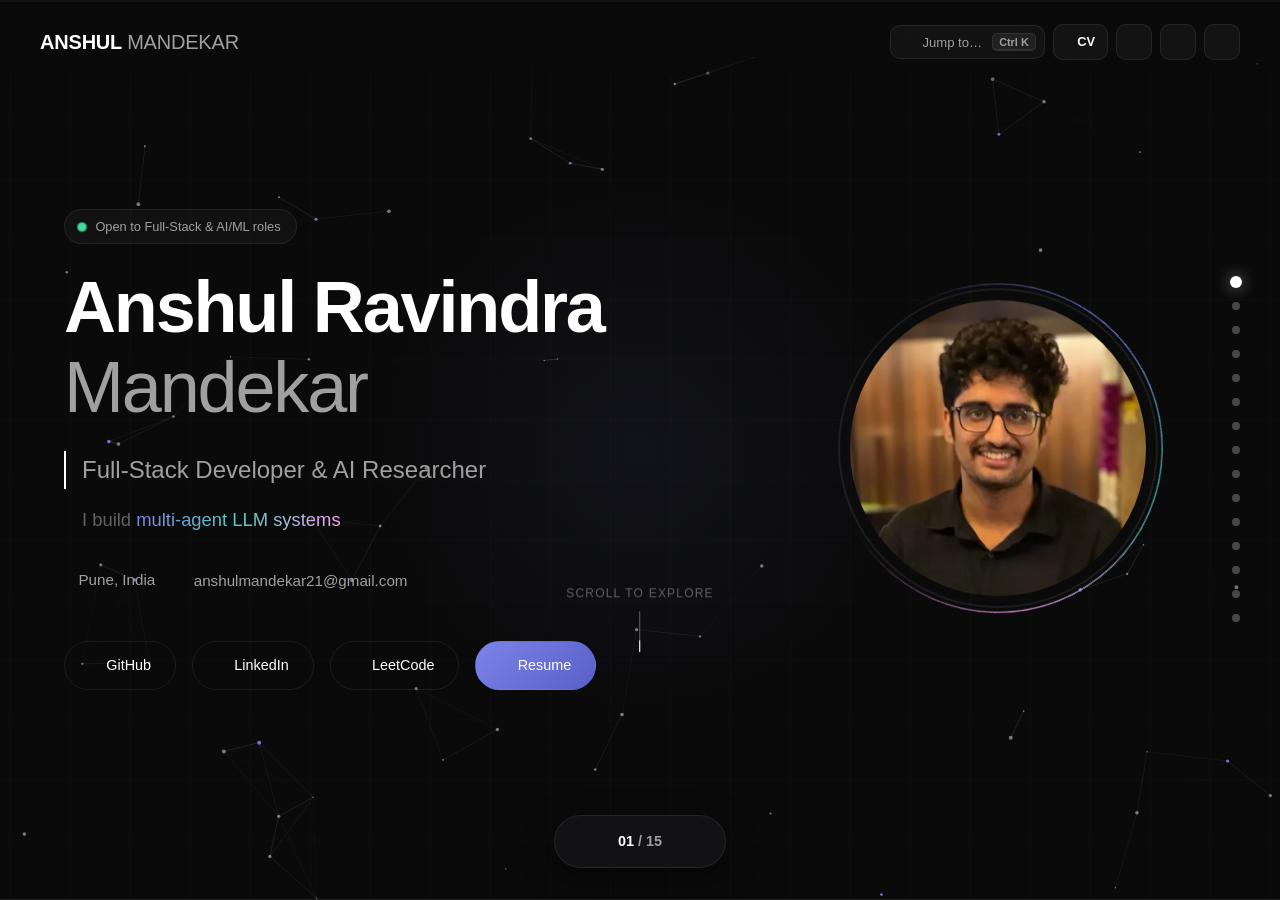
<file: anshul.html>
<!DOCTYPE html>
<html lang="en">

<head>
    <meta charset="UTF-8">
    <title>Anshul Ravindra Mandekar - Portfolio</title>
    <!-- Older links (e.g. on printed resumes) point here; send them to the portfolio home page -->
    <meta http-equiv="refresh" content="0; url=./">
    <link rel="canonical" href="https://portfolio-website-anshul-1.onrender.com/">
    <meta name="robots" content="noindex">
</head>

<body>
    <p>Redirecting to <a href="./">Anshul Mandekar's portfolio</a>…</p>
</body>

</html>
</file>
<file: style.css>
/* Fonts (Inter + Outfit) are linked from index.html so they load in parallel */

/* Design Tokens & Variables */
:root {
  --bg-primary: #0a0a0a;
  --bg-secondary: #121212;
  --bg-card: #161616;
  --bg-card-hover: #1e1e1e;
  --fg-rgb: 255, 255, 255;        /* foreground tint used for subtle overlays */
  --surface-rgb: 20, 20, 24;      /* floating panels (palette, toasts, popovers) */
  --overlay-rgb: 5, 5, 8;         /* modal backdrops */
  --border-color: rgba(var(--fg-rgb), 0.08);
  --border-hover: rgba(var(--fg-rgb), 0.2);
  --text-primary: #ffffff;
  --text-secondary: #a0a0a0;
  --text-muted: #626262;
  --accent: #ffffff;
  --accent-rgb: 255, 255, 255;
  --brand-indigo: #7c83e8;
  --brand-teal: #4ecdc4;
  --brand-pink: #ff9ff3;
  --gradient-brand: linear-gradient(90deg, #7c83e8 0%, #4ecdc4 50%, #ff9ff3 100%);
  --font-heading: 'Outfit', sans-serif;
  --font-body: 'Inter', sans-serif;
  --container-max-width: 1200px;
  --transition-speed: 0.3s;
  --ease-layout: cubic-bezier(0.16, 1, 0.3, 1);
  color-scheme: dark;
}

/* Light theme — toggled from the top bar, saved in localStorage */
:root[data-theme="light"] {
  color-scheme: light;
  --bg-primary: #f5f5f2;
  --bg-secondary: #ecece8;
  --bg-card: #ffffff;
  --bg-card-hover: #fafaf8;
  --fg-rgb: 17, 17, 20;
  --surface-rgb: 255, 255, 255;
  --overlay-rgb: 236, 236, 240;
  --text-primary: #111114;
  --text-secondary: #4b4b55;
  --text-muted: #80808a;
  --accent: #111114;
  --accent-rgb: 17, 17, 20;
  --brand-indigo: #5b62d6;
  --brand-teal: #13877e;
  --brand-pink: #c14aae;
  --gradient-brand: linear-gradient(90deg, #5b62d6 0%, #13877e 50%, #c14aae 100%);
}

/* Base Styles */
* {
  box-sizing: border-box;
  margin: 0;
  padding: 0;
}

html {
  scrollbar-width: thin;
  scrollbar-color: rgba(var(--fg-rgb), 0.2) transparent;
  background-color: var(--bg-primary);
}

body {
  font-family: var(--font-body);
  background-color: var(--bg-primary);
  color: var(--text-secondary);
  line-height: 1.6;
  -webkit-font-smoothing: antialiased;
  -moz-osx-font-smoothing: grayscale;
  overflow-x: hidden;
}

/* Scrollbars */
::-webkit-scrollbar {
  width: 6px;
  height: 6px;
}
::-webkit-scrollbar-track {
  background: transparent;
}
::-webkit-scrollbar-thumb {
  background: rgba(var(--fg-rgb), 0.15);
  border-radius: 3px;
}
::-webkit-scrollbar-thumb:hover {
  background: rgba(var(--fg-rgb), 0.3);
}

/* Headings */
h1, h2, h3, h4, h5, h6 {
  font-family: var(--font-heading);
  color: var(--text-primary);
  font-weight: 600;
  letter-spacing: -0.02em;
}

a {
  color: var(--text-primary);
  text-decoration: none;
  transition: all var(--transition-speed) ease;
}
a:hover {
  opacity: 0.8;
}

/* Layout Modes */

/* 1. Presentation Mode (Default) */
body.presentation-mode {
  overflow: hidden;
  height: 100vh;
  height: 100dvh;
  width: 100vw;
}

body.presentation-mode .slides-container {
  height: 100vh;
  height: 100dvh;
  width: 100%;
  overflow-y: scroll;
  scroll-snap-type: y mandatory;
  scroll-behavior: smooth;
}

body.presentation-mode .slide {
  height: 100vh;
  height: 100dvh;
  width: 100%;
  scroll-snap-align: start;
  scroll-snap-stop: always;
  display: flex;
  align-items: center;
  justify-content: center;
  position: relative;
  padding: 4rem;
  background-color: var(--bg-primary);
  border-bottom: 1px solid var(--border-color);
  overflow: hidden;
}

/* Grid overlay for presentation feel */
.slide::before {
  content: '';
  position: absolute;
  top: 0;
  left: 0;
  width: 100%;
  height: 100%;
  background-image: 
    linear-gradient(rgba(var(--fg-rgb), 0.015) 1px, transparent 1px),
    linear-gradient(90deg, rgba(var(--fg-rgb), 0.015) 1px, transparent 1px);
  background-size: 60px 60px;
  background-position: center;
  pointer-events: none;
  z-index: 1;
}

/* 2. Document Mode (Scrolling Portfolio) */
body.document-mode .slides-container {
  height: auto;
  overflow-y: visible;
  scroll-snap-type: none;
  scroll-behavior: smooth;
}

body.document-mode .slide {
  height: auto;
  min-height: 80vh;
  padding: 8rem 2rem;
  scroll-snap-align: none;
  border-bottom: 1px solid var(--border-color);
  display: flex;
  align-items: center;
  justify-content: center;
}

/* Slide Content Wrappers */
.slide-content {
  width: 100%;
  max-width: var(--container-max-width);
  z-index: 2;
  position: relative;
  opacity: 0;
  transform: translateY(30px);
  transition: opacity 0.8s var(--ease-layout), transform 0.8s var(--ease-layout);
}

.slide.active .slide-content {
  opacity: 1;
  transform: translateY(0);
}

/* Section Header Styles */
.slide-header {
  margin-bottom: 3rem;
  border-bottom: 1px solid var(--border-color);
  padding-bottom: 1rem;
  display: flex;
  align-items: baseline;
  justify-content: space-between;
}

.slide-header h2 {
  font-size: 2.5rem;
  font-weight: 700;
  text-transform: uppercase;
  letter-spacing: 0.05em;
  position: relative;
}

.slide-header h2::after {
  content: '';
  position: absolute;
  bottom: -1px;
  left: 0;
  width: 60px;
  height: 2px;
  background-color: var(--accent);
}

.slide-num {
  font-family: var(--font-heading);
  font-size: 1.1rem;
  color: var(--text-muted);
  font-weight: 500;
}

/* Cover / Hero Slide (#1) */
.hero-layout {
  display: grid;
  grid-template-columns: 1.2fr 0.8fr;
  gap: 4rem;
  align-items: center;
}

.hero-left h1 {
  font-size: 4.5rem;
  font-weight: 800;
  line-height: 1.1;
  margin-bottom: 1.5rem;
  letter-spacing: -0.03em;
}

.hero-left h1 span {
  display: block;
  font-weight: 300;
  color: var(--text-secondary);
}

.hero-subtitle {
  font-family: var(--font-heading);
  font-size: 1.5rem;
  font-weight: 400;
  color: var(--text-secondary);
  margin-bottom: 2rem;
  border-left: 2px solid var(--accent);
  padding-left: 1rem;
}

.hero-details {
  display: flex;
  flex-wrap: wrap;
  gap: 1.5rem;
  margin-bottom: 3rem;
}

.detail-item {
  display: flex;
  align-items: center;
  gap: 0.5rem;
  font-size: 0.95rem;
  color: var(--text-secondary);
}

.detail-item i {
  color: var(--text-primary);
  font-size: 1.1rem;
}

.hero-socials {
  display: flex;
  gap: 1rem;
}

.social-btn {
  display: inline-flex;
  align-items: center;
  gap: 0.75rem;
  background-color: transparent;
  color: var(--text-primary);
  border: 1px solid var(--border-color);
  padding: 0.75rem 1.5rem;
  border-radius: 30px;
  font-size: 0.9rem;
  font-weight: 500;
  transition: all var(--transition-speed) ease;
}

.social-btn:hover {
  background-color: var(--text-primary);
  color: var(--bg-primary);
  border-color: var(--text-primary);
  transform: translateY(-2px);
}

.hero-right {
  display: flex;
  justify-content: center;
  position: relative;
}

.profile-frame {
  width: 320px;
  height: 320px;
  border-radius: 50%;
  border: 2px solid var(--border-color);
  padding: 10px;
  position: relative;
  transition: all 0.5s ease;
  animation: floatProfile 6s ease-in-out infinite;
}

.profile-frame:hover {
  border-color: var(--text-primary);
}

.profile-image-container {
  width: 100%;
  height: 100%;
  border-radius: 50%;
  overflow: hidden;
  background-color: var(--bg-card);
}

.profile-image-container img {
  width: 100%;
  height: 100%;
  object-fit: cover;
  transition: transform var(--transition-speed) ease;
}

@keyframes floatProfile {
  0%, 100% { transform: translateY(0); }
  50% { transform: translateY(-10px); }
}

/* About Me / Summary Slide (#2) */
.about-layout {
  display: grid;
  grid-template-columns: 1fr 1fr;
  gap: 4rem;
}

.about-left .summary-text {
  font-size: 1.15rem;
  line-height: 1.8;
  color: var(--text-secondary);
  font-weight: 300;
}

.about-left .summary-text p {
  margin-bottom: 1.5rem;
}

.about-right {
  display: grid;
  grid-template-columns: 1fr 1fr;
  gap: 1.5rem;
}

.metric-card {
  background-color: var(--bg-card);
  border: 1px solid var(--border-color);
  padding: 2rem 1.5rem;
  border-radius: 8px;
  text-align: center;
  display: flex;
  flex-direction: column;
  justify-content: center;
  transition: all var(--transition-speed) ease;
}

.metric-card:hover {
  border-color: var(--border-hover);
  transform: translateY(-4px);
}

.metric-num {
  font-family: var(--font-heading);
  font-size: 2.8rem;
  font-weight: 800;
  color: var(--text-primary);
  line-height: 1;
  margin-bottom: 0.5rem;
}

.metric-title {
  font-size: 0.9rem;
  color: var(--text-secondary);
  text-transform: uppercase;
  letter-spacing: 0.05em;
}

/* Technical Summary Slide (#3) */
.skills-grid {
  display: grid;
  grid-template-columns: repeat(2, 1fr);
  gap: 2rem;
}

.skill-category {
  background-color: var(--bg-card);
  border: 1px solid var(--border-color);
  padding: 2rem;
  border-radius: 8px;
  transition: all var(--transition-speed) ease;
}

.skill-category:hover {
  border-color: var(--border-hover);
}

.skill-category h3 {
  font-size: 1.25rem;
  margin-bottom: 1.5rem;
  border-bottom: 1px solid rgba(var(--fg-rgb), 0.05);
  padding-bottom: 0.5rem;
  text-transform: uppercase;
  letter-spacing: 0.05em;
}

.skills-tags {
  display: flex;
  flex-wrap: wrap;
  gap: 0.75rem;
}

.skill-tag {
  background-color: rgba(var(--fg-rgb), 0.03);
  border: 1px solid var(--border-color);
  color: var(--text-secondary);
  padding: 0.5rem 1rem;
  border-radius: 4px;
  font-size: 0.85rem;
  font-weight: 500;
  transition: all var(--transition-speed) ease;
}

.skill-tag:hover {
  background-color: var(--text-primary);
  color: var(--bg-primary);
  border-color: var(--text-primary);
}

/* Work Experience Slide (#4) */
.experience-layout {
  display: flex;
  flex-direction: column;
  gap: 2rem;
}

.job-card {
  background-color: var(--bg-card);
  border: 1px solid var(--border-color);
  border-radius: 8px;
  padding: 2.5rem;
  position: relative;
  overflow: hidden;
}



.job-header {
  display: flex;
  justify-content: space-between;
  align-items: flex-start;
  margin-bottom: 1.5rem;
  flex-wrap: wrap;
  gap: 1rem;
}

.job-title-group h3 {
  font-size: 1.6rem;
  margin-bottom: 0.25rem;
}

.job-company {
  font-size: 1.1rem;
  color: var(--text-secondary);
  font-weight: 500;
}

.job-meta {
  text-align: right;
}

.job-date {
  font-family: var(--font-heading);
  font-weight: 600;
  color: var(--text-primary);
}

.job-location {
  font-size: 0.9rem;
  color: var(--text-muted);
}

.job-bullets {
  list-style: none;
}

.job-bullets li {
  margin-bottom: 1rem;
  position: relative;
  padding-left: 1.5rem;
  line-height: 1.7;
}

.job-bullets li::before {
  content: '→';
  position: absolute;
  left: 0;
  color: var(--text-primary);
}

/* Projects Index Slide (#5) */
.projects-index {
  display: grid;
  grid-template-columns: repeat(auto-fit, minmax(260px, 1fr));
  gap: 2rem;
}

.project-idx-card {
  background-color: var(--bg-card);
  border: 1px solid var(--border-color);
  padding: 2.5rem 2rem;
  border-radius: 8px;
  display: flex;
  flex-direction: column;
  justify-content: space-between;
  min-height: 300px;
  transition: all var(--transition-speed) ease;
}

.project-idx-card:hover {
  border-color: var(--border-hover);
  transform: translateY(-6px);
}

.proj-idx-num {
  font-family: var(--font-heading);
  font-size: 3rem;
  font-weight: 800;
  color: rgba(var(--fg-rgb), 0.05);
  line-height: 1;
  transition: all var(--transition-speed) ease;
}

.project-idx-card:hover .proj-idx-num {
  color: var(--text-primary);
}

.proj-idx-title h3 {
  font-size: 1.4rem;
  margin-bottom: 0.75rem;
  line-height: 1.3;
}

.proj-idx-desc {
  font-size: 0.9rem;
  color: var(--text-secondary);
  margin-bottom: 1.5rem;
}

.proj-idx-link {
  font-size: 0.85rem;
  text-transform: uppercase;
  letter-spacing: 0.1em;
  font-weight: 700;
  display: inline-flex;
  align-items: center;
  gap: 0.5rem;
}

.proj-idx-link::after {
  content: '→';
  transition: transform var(--transition-speed) ease;
}

.project-idx-card:hover .proj-idx-link::after {
  transform: translateX(5px);
}

/* Project Detail Slides Layout (#6, #7, #8, #9) */
.project-detail-layout {
  display: grid;
  grid-template-columns: 1.1fr 0.9fr;
  gap: 4rem;
  align-items: center;
}

.project-info h3 {
  font-size: 1.8rem;
  margin-bottom: 0.5rem;
}

.project-tagline {
  font-family: var(--font-heading);
  font-size: 1.1rem;
  color: var(--text-muted);
  margin-bottom: 1.5rem;
}

.project-tech {
  display: flex;
  flex-wrap: wrap;
  gap: 0.5rem;
  margin-bottom: 2rem;
}

.project-desc {
  list-style: none;
  margin-bottom: 2rem;
}

.project-desc li {
  margin-bottom: 1rem;
  position: relative;
  padding-left: 1.5rem;
  font-size: 1rem;
}

.project-desc li::before {
  content: '▪';
  position: absolute;
  left: 0;
  color: var(--text-primary);
  font-size: 0.8rem;
  top: 2px;
}

.project-visual {
  width: 100%;
  border: 1px solid var(--border-color);
  border-radius: 8px;
  overflow: hidden;
  background-color: var(--bg-card);
  position: relative;
  aspect-ratio: 16/10;
  box-shadow: 0 20px 40px rgba(0, 0, 0, 0.5);
  transition: border-color var(--transition-speed) ease;
}

.project-visual:hover {
  border-color: var(--border-hover);
}

.project-visual img {
  width: 100%;
  height: 100%;
  object-fit: cover;
  transition: all 0.5s ease;
}

.project-visual:hover img {
  transform: scale(1.03);
}

/* Research Publications Slide (#9) */
.research-layout {
  display: grid;
  grid-template-columns: 1.2fr 0.8fr;
  gap: 4rem;
  align-items: center;
}

.paper-title {
  font-size: 1.8rem;
  line-height: 1.4;
  margin-bottom: 1rem;
}

.paper-journal {
  font-family: var(--font-heading);
  font-size: 1rem;
  font-weight: 600;
  color: var(--text-primary);
  text-transform: uppercase;
  letter-spacing: 0.05em;
  margin-bottom: 2rem;
  display: inline-block;
  border: 1px solid var(--border-color);
  padding: 0.25rem 0.75rem;
  border-radius: 4px;
}

.paper-bullets {
  list-style: none;
}

.paper-bullets li {
  margin-bottom: 1rem;
  position: relative;
  padding-left: 1.5rem;
}

.paper-bullets li::before {
  content: '▪';
  position: absolute;
  left: 0;
  color: var(--text-primary);
}

/* Education, Certs & Honors Slide (#10) */
.education-grid {
  display: grid;
  grid-template-columns: 1.1fr 0.9fr;
  gap: 4rem;
}

.edu-timeline {
  display: flex;
  flex-direction: column;
  gap: 2rem;
}

.edu-item {
  border-left: 2px solid var(--border-color);
  padding-left: 1.5rem;
  position: relative;
}

.edu-item::before {
  content: '';
  position: absolute;
  left: -6px;
  top: 6px;
  width: 10px;
  height: 10px;
  border-radius: 50%;
  background-color: var(--text-primary);
  border: 2px solid var(--bg-primary);
}

.edu-degree {
  font-size: 1.3rem;
  font-weight: 600;
}

.edu-school {
  font-size: 1rem;
  color: var(--text-secondary);
}

.edu-date {
  font-size: 0.85rem;
  color: var(--text-muted);
  font-family: var(--font-heading);
  margin-bottom: 0.5rem;
}

.edu-grade {
  font-size: 0.9rem;
  color: var(--text-primary);
  font-weight: 500;
  margin-top: 0.25rem;
}

.certs-honors-col {
  display: flex;
  flex-direction: column;
  gap: 2rem;
}

.certs-group h3, .honors-group h3 {
  font-size: 1.2rem;
  text-transform: uppercase;
  letter-spacing: 0.05em;
  margin-bottom: 1rem;
  color: var(--text-primary);
}

.certs-list, .honors-list {
  display: flex;
  flex-direction: column;
  gap: 0.75rem;
}

.cert-item, .honor-item {
  background-color: var(--bg-card);
  border: 1px solid var(--border-color);
  padding: 1rem;
  border-radius: 6px;
  display: flex;
  align-items: center;
  gap: 0.75rem;
  font-size: 0.9rem;
  font-weight: 500;
}

.cert-item i, .honor-item i {
  color: var(--text-primary);
  font-size: 1.1rem;
}



/* Sidebar Navigation Dots */
.sidebar-dots {
  position: fixed;
  right: 2.5rem;
  top: 50%;
  transform: translateY(-50%);
  display: flex;
  flex-direction: column;
  gap: 1rem;
  z-index: 100;
  transition: opacity 0.5s ease;
}

.sidebar-dots.hidden {
  opacity: 0;
  pointer-events: none;
}

.dot-wrapper {
  position: relative;
  display: flex;
  align-items: center;
  justify-content: flex-end;
}

.dot-label {
  position: absolute;
  right: 2rem;
  color: var(--text-primary);
  font-family: var(--font-heading);
  font-size: 0.75rem;
  font-weight: 600;
  text-transform: uppercase;
  letter-spacing: 0.05em;
  opacity: 0;
  transform: translateX(10px);
  transition: all var(--transition-speed) ease;
  pointer-events: none;
  background-color: var(--bg-primary);
  padding: 0.25rem 0.75rem;
  border: 1px solid var(--border-color);
  border-radius: 4px;
  white-space: nowrap;
}

.dot-wrapper:hover .dot-label {
  opacity: 1;
  transform: translateX(0);
}

.nav-dot {
  width: 8px;
  height: 8px;
  border-radius: 50%;
  background-color: rgba(var(--fg-rgb), 0.25);
  border: none;
  cursor: pointer;
  padding: 0;
  transition: all var(--transition-speed) ease;
}

.nav-dot:hover {
  background-color: var(--text-primary);
  transform: scale(1.3);
}

.dot-wrapper.active .nav-dot {
  background-color: var(--text-primary);
  transform: scale(1.5);
  box-shadow: 0 0 10px rgba(var(--fg-rgb), 0.5);
}

/* Top Navigation / Control Bar */
.control-bar {
  position: fixed;
  top: 0;
  left: 0;
  width: 100%;
  display: flex;
  justify-content: space-between;
  align-items: center;
  padding: 1.5rem 2.5rem;
  z-index: 100;
  background-image: linear-gradient(to bottom, var(--bg-primary) 60%, transparent);
  pointer-events: none;
}

.control-brand {
  font-family: var(--font-heading);
  font-weight: 800;
  font-size: 1.25rem;
  color: var(--text-primary);
  letter-spacing: -0.01em;
  pointer-events: auto;
}

.control-brand span {
  font-weight: 300;
  color: var(--text-secondary);
}

.control-actions {
  display: flex;
  align-items: center;
  gap: 0.5rem;
  pointer-events: auto;
}

/* Mode Switch Toggle */
.toggle-btn {
  background-color: transparent;
  color: var(--text-secondary);
  border: 1px solid var(--border-color);
  padding: 0.5rem 1.25rem;
  font-family: var(--font-heading);
  font-size: 0.8rem;
  font-weight: 600;
  text-transform: uppercase;
  letter-spacing: 0.05em;
  border-radius: 20px;
  cursor: pointer;
  display: inline-flex;
  align-items: center;
  gap: 0.5rem;
  transition: all var(--transition-speed) ease;
}

.toggle-btn:hover {
  border-color: var(--text-primary);
  color: var(--text-primary);
}

/* Bottom Presentation Navigation bar */
.pres-controls {
  position: fixed;
  bottom: 2rem;
  left: 50%;
  transform: translateX(-50%);
  display: flex;
  align-items: center;
  gap: 1.5rem;
  background-color: rgba(var(--surface-rgb), 0.85);
  backdrop-filter: blur(10px);
  -webkit-backdrop-filter: blur(10px);
  border: 1px solid var(--border-color);
  padding: 0.75rem 1.5rem;
  border-radius: 40px;
  z-index: 100;
  transition: all var(--transition-speed) ease;
  box-shadow: 0 10px 30px rgba(0, 0, 0, 0.5);
}

.pres-controls.hidden {
  bottom: -5rem;
  opacity: 0;
  pointer-events: none;
}

.pres-nav-btn {
  background: none;
  border: none;
  color: var(--text-primary);
  font-size: 1.2rem;
  cursor: pointer;
  padding: 0.25rem;
  display: flex;
  align-items: center;
  justify-content: center;
  transition: all var(--transition-speed) ease;
}

.pres-nav-btn:hover {
  opacity: 0.7;
  transform: scale(1.1);
}

.pres-nav-btn:disabled {
  color: var(--text-muted);
  cursor: not-allowed;
  transform: none;
}

.pres-counter {
  font-family: var(--font-heading);
  font-weight: 600;
  font-size: 0.9rem;
  color: var(--text-secondary);
}

.pres-counter span {
  color: var(--text-primary);
}

/* Interactive elements in presentation mode */
body.presentation-mode .slide-content {
  max-height: 85vh;
  display: flex;
  flex-direction: column;
  justify-content: center;
}

/* Scroll indicator on first slide */
.scroll-indicator {
  position: absolute;
  bottom: 2rem;
  left: 50%;
  transform: translateX(-50%);
  display: flex;
  flex-direction: column;
  align-items: center;
  gap: 0.5rem;
  font-size: 0.75rem;
  color: var(--text-muted);
  text-transform: uppercase;
  letter-spacing: 0.1em;
  z-index: 5;
  animation: bounceIndicator 2s infinite;
  pointer-events: none;
}

.scroll-line {
  width: 1px;
  height: 40px;
  background-color: var(--text-muted);
  position: relative;
  overflow: hidden;
}

.scroll-line::after {
  content: '';
  position: absolute;
  top: 0;
  left: 0;
  width: 100%;
  height: 15px;
  background-color: var(--text-primary);
  animation: scrollAnim 1.5s infinite;
}

@keyframes bounceIndicator {
  0%, 20%, 50%, 80%, 100% { transform: translate(-50%, 0); }
  40% { transform: translate(-50%, -8px); }
  60% { transform: translate(-50%, -4px); }
}

@keyframes scrollAnim {
  0% { transform: translateY(-100%); }
  80% { transform: translateY(260%); }
  100% { transform: translateY(260%); }
}



/* ═══════════════════════════════════════════════════════════
   RESPONSIVE STYLES — Mobile-First Multi-Breakpoint System
   ═══════════════════════════════════════════════════════════ */

/* ── Tablet & Small Desktop (≤1024px) ── */
@media (max-width: 1024px) {
  /* Collapse two-column grids */
  .hero-layout,
  .about-layout,
  .project-detail-layout,
  .research-layout,
  .education-grid {
    grid-template-columns: 1fr;
    gap: 2.5rem;
  }

  /* Hero photo moves above text */
  .hero-right {
    order: -1;
  }

  .hero-left h1 {
    font-size: 3.5rem;
  }

  .profile-frame {
    width: 250px;
    height: 250px;
  }

  /* Slide padding */
  body.presentation-mode .slide {
    padding: 3rem 2.5rem;
  }

  body.presentation-mode .slide-content {
    max-height: 92vh;
    overflow-y: auto;
  }

  /* Skills grid: collapse to 1-col */
  .skills-grid {
    grid-template-columns: 1fr;
    gap: 1.5rem;
  }

  /* Projects index: collapse to 2-col */
  .projects-index {
    grid-template-columns: 1fr 1fr;
    gap: 1.5rem;
  }

  .project-idx-card {
    min-height: 200px;
  }

  /* Hide sidebar dots on tablet */
  .sidebar-dots {
    display: none;
  }
}

/* ── Mobile Landscape & Large Phones (≤768px) ── */
@media (max-width: 768px) {
  /* Slide padding */
  body.presentation-mode .slide {
    padding: 2rem 1.75rem;
    padding-top: 4.5rem; /* account for fixed header */
  }

  body.presentation-mode .slide-content {
    max-height: 88vh;
    overflow-y: auto;
  }

  /* Typography scale-down */
  .hero-left h1 {
    font-size: 2.8rem;
  }

  .hero-subtitle {
    font-size: 1.2rem;
  }

  .slide-header h2 {
    font-size: 2rem;
  }

  /* Control bar */
  .control-bar {
    padding: 1rem 1.5rem;
  }

  .control-brand {
    font-size: 1.1rem;
  }

  /* Projects index: 1-col on mobile */
  .projects-index {
    grid-template-columns: 1fr;
  }

  /* About metrics: keep 2-col but smaller */
  .metric-num {
    font-size: 2.2rem;
  }

  .metric-card {
    padding: 1.5rem 1rem;
  }

  /* Job header stacks */
  .job-header {
    flex-direction: column;
  }

  .job-meta {
    text-align: left;
  }

  /* Project detail visual: reduce aspect ratio height */
  .project-visual {
    aspect-ratio: 16/9;
  }

  /* Document mode padding */
  body.document-mode .slide {
    padding: 6rem 1.5rem;
  }

  /* Bottom controls — larger tap targets */
  .pres-controls {
    padding: 0.6rem 1.25rem;
    gap: 1.25rem;
    bottom: 1.25rem;
  }

  .pres-nav-btn {
    font-size: 1.1rem;
    padding: 0.5rem;
  }
}

/* ── Mobile Portrait (≤480px) ── */
@media (max-width: 480px) {
  /* Slide padding — very compact */
  body.presentation-mode .slide {
    padding: 1.25rem;
    padding-top: 4rem;
  }

  body.presentation-mode .slide-content {
    max-height: 90vh;
    overflow-y: auto;
  }

  /* Hero section */
  .hero-left h1 {
    font-size: 2.2rem;
    letter-spacing: -0.02em;
  }

  .hero-subtitle {
    font-size: 1rem;
    margin-bottom: 1.5rem;
  }

  .hero-details {
    gap: 0.75rem;
    margin-bottom: 1.5rem;
    flex-direction: column;
  }

  .hero-socials {
    flex-wrap: wrap;
    gap: 0.6rem;
  }

  .social-btn {
    padding: 0.6rem 1.1rem;
    font-size: 0.82rem;
    gap: 0.5rem;
  }

  /* Profile photo */
  .profile-frame {
    width: 180px;
    height: 180px;
  }

  /* Slide header */
  .slide-header {
    margin-bottom: 1.5rem;
    flex-direction: column;
    gap: 0.25rem;
  }

  .slide-header h2 {
    font-size: 1.6rem;
  }

  .slide-num {
    font-size: 0.85rem;
  }

  /* About: single column metrics */
  .about-right {
    grid-template-columns: 1fr 1fr;
    gap: 1rem;
  }

  .metric-num {
    font-size: 1.9rem;
  }

  .metric-title {
    font-size: 0.78rem;
  }

  .metric-card {
    padding: 1.25rem 0.75rem;
  }

  .about-left .summary-text {
    font-size: 0.95rem;
    line-height: 1.7;
  }

  .about-left .summary-text p {
    margin-bottom: 1rem;
  }

  /* Skills grid */
  .skills-grid {
    grid-template-columns: 1fr;
    gap: 1rem;
  }

  .skill-category {
    padding: 1.25rem;
  }

  .skill-category h3 {
    font-size: 1rem;
    margin-bottom: 1rem;
  }

  .skill-tag {
    font-size: 0.78rem;
    padding: 0.4rem 0.7rem;
  }

  /* Work experience */
  .job-title-group h3 {
    font-size: 1.3rem;
  }

  .job-company {
    font-size: 0.95rem;
  }

  .job-bullets li {
    font-size: 0.9rem;
    line-height: 1.6;
  }

  /* Project index */
  .projects-index {
    gap: 1rem;
  }

  .project-idx-card {
    min-height: unset;
    padding: 1.5rem 1.25rem;
  }

  .proj-idx-num {
    font-size: 2rem;
  }

  .proj-idx-title h3 {
    font-size: 1.15rem;
  }

  /* Project detail */
  .project-info h3 {
    font-size: 1.35rem;
  }

  .project-tagline {
    font-size: 0.9rem;
  }

  .project-desc li {
    font-size: 0.88rem;
    line-height: 1.6;
  }

  .project-visual {
    aspect-ratio: 4/3;
  }

  /* Research */
  .paper-title {
    font-size: 1.35rem;
  }

  .paper-bullets li {
    font-size: 0.9rem;
  }

  /* Education */
  .edu-degree {
    font-size: 1.05rem;
  }

  .edu-school {
    font-size: 0.9rem;
  }

  .certs-group h3,
  .honors-group h3 {
    font-size: 1rem;
  }

  .cert-item,
  .honor-item {
    font-size: 0.82rem;
    padding: 0.75rem;
  }

  /* Bored slide */
  .bored-text-content h3 {
    font-size: 1.6rem;
  }

  .bored-description {
    font-size: 0.92rem;
  }

  .bored-highlights {
    gap: 1rem;
    margin-bottom: 1.5rem;
  }

  .highlight-details h4 {
    font-size: 0.95rem;
  }

  .highlight-details p {
    font-size: 0.83rem;
  }

  .play-game-btn {
    font-size: 0.95rem;
    padding: 0.9rem 1.75rem;
  }

  /* Control bar brand */
  .control-brand {
    font-size: 1rem;
  }

  /* Bottom nav controls */
  .pres-controls {
    padding: 0.5rem 1rem;
    gap: 1rem;
    bottom: 1rem;
  }

  .pres-counter {
    font-size: 0.8rem;
  }

  /* Slider buttons — bigger touch targets */
  .slider-btn {
    width: 34px;
    height: 34px;
  }

  /* Document mode */
  body.document-mode .slide {
    padding: 5rem 1rem;
  }
}

/* ── Very Small Phones (≤360px) ── */
@media (max-width: 360px) {
  body.presentation-mode .slide {
    padding: 1rem;
    padding-top: 3.75rem;
  }

  .hero-left h1 {
    font-size: 1.85rem;
  }

  .hero-subtitle {
    font-size: 0.9rem;
  }

  .slide-header h2 {
    font-size: 1.4rem;
  }

  .profile-frame {
    width: 150px;
    height: 150px;
  }

  .social-btn {
    padding: 0.5rem 0.9rem;
    font-size: 0.78rem;
  }

  .metric-num {
    font-size: 1.6rem;
  }

  /* Hide game console on very small phones to save space */
  .bored-visual {
    display: none;
  }

  .bored-layout {
    grid-template-columns: 1fr;
  }
}

/* Project Image Slider Styles */
.project-visual.slider {
  position: relative;
  overflow: hidden;
}

.slider-wrapper {
  position: relative;
  width: 100%;
  height: 100%;
}

.slider-wrapper .slide-img {
  position: absolute;
  top: 0;
  left: 0;
  width: 100%;
  height: 100%;
  object-fit: cover;
  opacity: 0;
  z-index: 1;
  transition: opacity 0.5s ease, transform 0.5s ease;
}

.slider-wrapper .slide-img.active {
  opacity: 1;
  z-index: 2;
}

.project-visual.slider:hover .slider-wrapper .slide-img.active {
  transform: scale(1.03);
}

.slider-btn {
  position: absolute;
  top: 50%;
  transform: translateY(-50%);
  background-color: rgba(10, 10, 10, 0.7);
  border: 1px solid rgba(var(--fg-rgb), 0.1);
  color: var(--text-primary);
  width: 40px;
  height: 40px;
  border-radius: 50%;
  display: flex;
  align-items: center;
  justify-content: center;
  cursor: pointer;
  z-index: 10;
  transition: all var(--transition-speed) ease;
}

.slider-btn:hover {
  background-color: var(--text-primary);
  color: var(--bg-primary);
  border-color: var(--text-primary);
}

.slider-btn.prev {
  left: 1rem;
}

.slider-btn.next {
  right: 1rem;
}

.slider-dots {
  position: absolute;
  bottom: 1.25rem;
  left: 50%;
  transform: translateX(-50%);
  display: flex;
  gap: 0.5rem;
  z-index: 10;
}

.slider-dot {
  width: 8px;
  height: 8px;
  border-radius: 50%;
  background-color: rgba(var(--fg-rgb), 0.3);
  cursor: pointer;
  transition: all var(--transition-speed) ease;
  border: none;
  padding: 0;
}

.slider-dot:hover {
  background-color: rgba(var(--fg-rgb), 0.7);
}

.slider-dot.active {
  background-color: var(--text-primary);
  transform: scale(1.25);
  box-shadow: 0 0 8px rgba(var(--fg-rgb), 0.5);
}

/* ─── "Bored of Reading?" Button ─── */
.bored-btn-wrapper {
  display: flex;
  justify-content: center;
  margin-top: 2.5rem;
  padding-top: 2rem;
  border-top: 1px solid var(--border-color);
}

.bored-btn {
  display: inline-flex;
  align-items: center;
  gap: 0.75rem;
  position: relative;
  overflow: hidden;
  background: linear-gradient(135deg, #1a1a2e 0%, #16213e 50%, #0f3460 100%);
  color: #fff;
  border: 1px solid rgba(var(--fg-rgb), 0.15);
  padding: 1rem 2rem;
  border-radius: 60px;
  font-family: var(--font-heading);
  font-size: 1rem;
  font-weight: 600;
  letter-spacing: 0.02em;
  text-decoration: none;
  cursor: pointer;
  transition: transform 0.3s var(--ease-layout), box-shadow 0.3s ease, border-color 0.3s ease;
  box-shadow: 0 6px 30px rgba(0, 0, 0, 0.4), 0 0 0 0 rgba(99, 102, 241, 0);
}

/* animated shimmer overlay */
.bored-btn::before {
  content: '';
  position: absolute;
  inset: 0;
  background: linear-gradient(
    105deg,
    transparent 40%,
    rgba(var(--fg-rgb), 0.12) 50%,
    transparent 60%
  );
  background-size: 200% 100%;
  background-position: -100% 0;
  transition: background-position 0s;
}

.bored-btn:hover::before {
  background-position: 200% 0;
  transition: background-position 0.55s ease;
}

.bored-btn:hover {
  transform: translateY(-4px) scale(1.03);
  box-shadow:
    0 14px 40px rgba(0, 0, 0, 0.45),
    0 0 0 3px rgba(99, 102, 241, 0.35);
  border-color: rgba(var(--fg-rgb), 0.28);
  color: #fff;
  opacity: 1;
}

.bored-icon {
  font-size: 1.3rem;
  animation: boredPulse 2.4s ease-in-out infinite;
}

@keyframes boredPulse {
  0%, 100% { transform: rotate(0deg) scale(1); }
  25%       { transform: rotate(-12deg) scale(1.15); }
  75%       { transform: rotate(12deg) scale(1.15); }
}

.bored-text {
  white-space: nowrap;
}

.bored-arrow {
  display: inline-flex;
  align-items: center;
  font-size: 0.9rem;
  opacity: 0.75;
  transition: transform 0.25s ease, opacity 0.25s ease;
}

.bored-btn:hover .bored-arrow {
  transform: translateX(5px);
  opacity: 1;
}

/* ─── Slide 12: Bored of Reading? ─── */
.bored-layout {
  display: grid;
  grid-template-columns: 1.15fr 0.85fr;
  gap: 4rem;
  align-items: center;
  margin-top: 1rem;
}

.bored-text-content h3 {
  font-size: 2.2rem;
  font-weight: 700;
  color: var(--text-primary);
  margin-bottom: 1rem;
  letter-spacing: -0.01em;
}

.bored-description {
  font-size: 1.05rem;
  line-height: 1.65;
  color: var(--text-secondary);
  margin-bottom: 2rem;
}

.bored-highlights {
  display: flex;
  flex-direction: column;
  gap: 1.5rem;
  margin-bottom: 2.5rem;
}

.bored-highlight-item {
  display: flex;
  gap: 1.25rem;
  align-items: flex-start;
}

.highlight-icon {
  display: flex;
  align-items: center;
  justify-content: center;
  width: 44px;
  height: 44px;
  background: rgba(var(--fg-rgb), 0.04);
  border: 1px solid var(--border-color);
  border-radius: 12px;
  font-size: 1.3rem;
  flex-shrink: 0;
  transition: all 0.3s ease;
}

.bored-highlight-item:hover .highlight-icon {
  background: rgba(var(--fg-rgb), 0.1);
  border-color: rgba(var(--fg-rgb), 0.3);
  transform: translateY(-2px) scale(1.05);
}

.highlight-details h4 {
  font-size: 1.05rem;
  font-weight: 600;
  color: var(--text-primary);
  margin-bottom: 0.2rem;
}

.highlight-details p {
  font-size: 0.9rem;
  color: var(--text-muted);
  line-height: 1.4;
}

.bored-actions {
  margin-top: 1rem;
}

.play-game-btn {
  display: inline-flex;
  align-items: center;
  gap: 0.85rem;
  position: relative;
  overflow: hidden;
  background: linear-gradient(135deg, #7c83e8 0%, #585fc7 100%);
  color: #ffffff;
  padding: 1.1rem 2.4rem;
  border-radius: 50px;
  font-family: var(--font-heading);
  font-size: 1.1rem;
  font-weight: 700;
  letter-spacing: 0.03em;
  text-decoration: none;
  cursor: pointer;
  box-shadow: 0 10px 30px rgba(124, 131, 232, 0.35);
  transition: transform 0.3s var(--ease-layout), box-shadow 0.3s ease;
}

.play-game-btn:hover {
  transform: translateY(-4px);
  box-shadow: 0 15px 40px rgba(124, 131, 232, 0.55), 0 0 0 3px rgba(124, 131, 232, 0.25);
  color: #ffffff;
  opacity: 1;
}

.play-game-btn i {
  font-size: 1.25rem;
  transition: transform 0.3s ease;
}

.play-game-btn:hover i {
  transform: scale(1.2) rotate(5deg);
}

/* Retro Handheld Game Console Mockup */
.bored-visual {
  display: flex;
  flex-direction: column;
  justify-content: center;
  align-items: center;
}

.game-console-card {
  width: 300px;
  height: 430px;
  background: linear-gradient(135deg, #1d1e2c 0%, #0e0f17 100%);
  border-radius: 24px 24px 60px 24px;
  border: 4px solid #292a3d;
  position: relative;
  padding: 1.25rem;
  display: flex;
  flex-direction: column;
  gap: 1rem;
  box-shadow: 
    0 25px 60px rgba(0, 0, 0, 0.6),
    inset 0 2px 4px rgba(var(--fg-rgb), 0.05);
  overflow: hidden;
  z-index: 2;
}

.game-console-card::after {
  content: '';
  position: absolute;
  bottom: 0;
  right: 0;
  width: 90px;
  height: 90px;
  background: linear-gradient(135deg, transparent 50%, rgba(0, 0, 0, 0.15) 50%);
  pointer-events: none;
}

.console-screen {
  width: 100%;
  height: 180px;
  background-color: #080914;
  border-radius: 12px;
  border: 3px solid #141624;
  position: relative;
  overflow: hidden;
  display: flex;
  align-items: center;
  justify-content: center;
  box-shadow: inset 0 10px 20px rgba(0, 0, 0, 0.8);
}

.pixel-grid {
  position: absolute;
  inset: 0;
  background: 
    linear-gradient(rgba(18, 16, 16, 0) 50%, rgba(0, 0, 0, 0.18) 50%),
    linear-gradient(90deg, rgba(255, 0, 0, 0.04), rgba(0, 255, 0, 0.01), rgba(0, 0, 255, 0.04));
  background-size: 100% 4px, 6px 100%;
  pointer-events: none;
  z-index: 4;
}

.screen-glare {
  position: absolute;
  inset: 0;
  background: linear-gradient(135deg, rgba(var(--fg-rgb), 0.06) 0%, transparent 60%);
  pointer-events: none;
  z-index: 5;
}

.game-intro {
  text-align: center;
  display: flex;
  flex-direction: column;
  align-items: center;
  gap: 0.5rem;
  z-index: 3;
}

.game-title {
  font-family: var(--font-heading);
  font-size: 1.6rem;
  font-weight: 800;
  letter-spacing: 0.08em;
  background: linear-gradient(135deg, #7c83e8 0%, #4ecdc4 50%, #ff9ff3 100%);
  -webkit-background-clip: text;
  -webkit-text-fill-color: transparent;
  background-clip: text;
  text-shadow: 0 0 15px rgba(124, 131, 232, 0.4);
  animation: titlePulse 2.5s ease-in-out infinite;
}

.game-subtitle {
  font-family: var(--font-body);
  font-size: 0.65rem;
  font-weight: 600;
  letter-spacing: 0.25em;
  color: var(--text-secondary);
  text-transform: uppercase;
  margin-top: -0.25rem;
}

.press-start-blink {
  font-family: var(--font-heading);
  font-size: 0.75rem;
  font-weight: 700;
  letter-spacing: 0.1rem;
  color: #ff9ff3;
  margin-top: 1.5rem;
  animation: startBlink 1.4s steps(2, start) infinite;
  text-shadow: 0 0 8px rgba(255, 159, 243, 0.5);
}

@keyframes startBlink {
  0%, 100% { opacity: 0; }
  50% { opacity: 1; }
}

@keyframes titlePulse {
  0%, 100% { transform: scale(1); filter: brightness(1); }
  50% { transform: scale(1.05); filter: brightness(1.25); }
}

.console-controls {
  display: flex;
  justify-content: space-between;
  align-items: center;
  height: 130px;
  padding: 0 0.25rem;
  position: relative;
}

/* Retro D-Pad */
.d-pad {
  position: relative;
  width: 80px;
  height: 80px;
}

.d-arrow {
  position: absolute;
  background-color: #121420;
  border: 2px solid #292a3d;
  border-radius: 4px;
  box-shadow: 
    0 4px 6px rgba(0,0,0,0.3),
    inset 0 1px 1px rgba(var(--fg-rgb), 0.05);
}

.d-up {
  width: 24px;
  height: 30px;
  top: 0;
  left: 28px;
  border-bottom: none;
  border-radius: 6px 6px 0 0;
}

.d-right {
  width: 30px;
  height: 24px;
  top: 28px;
  right: 0;
  border-left: none;
  border-radius: 0 6px 6px 0;
}

.d-down {
  width: 24px;
  height: 30px;
  bottom: 0;
  left: 28px;
  border-top: none;
  border-radius: 0 0 6px 6px;
}

.d-left {
  width: 30px;
  height: 24px;
  top: 28px;
  left: 0;
  border-right: none;
  border-radius: 6px 0 0 6px;
}

.d-center {
  position: absolute;
  width: 24px;
  height: 24px;
  top: 28px;
  left: 28px;
  background-color: #121420;
  z-index: 2;
  border: none;
}

/* Action Buttons (Diamond layout) */
.action-buttons {
  position: relative;
  width: 90px;
  height: 90px;
}

.retro-btn {
  position: absolute;
  width: 26px;
  height: 26px;
  border-radius: 50%;
  font-family: var(--font-heading);
  font-size: 0.7rem;
  font-weight: 800;
  color: rgba(var(--fg-rgb), 0.85);
  display: flex;
  align-items: center;
  justify-content: center;
  box-shadow: 
    0 4px 8px rgba(0, 0, 0, 0.4),
    inset 0 2px 2px rgba(var(--fg-rgb), 0.2);
  transition: transform 0.1s ease, box-shadow 0.1s ease;
}

.btn-y {
  top: 32px;
  left: 0;
  background: linear-gradient(135deg, #ffd32a 0%, #ffc048 100%);
  border: 1px solid #ffc048;
}

.btn-x {
  top: 0;
  left: 32px;
  background: linear-gradient(135deg, #3867d6 0%, #4b7bec 100%);
  border: 1px solid #4b7bec;
}

.btn-b {
  bottom: 0;
  left: 32px;
  background: linear-gradient(135deg, #ff3f34 0%, #ff5e57 100%);
  border: 1px solid #ff5e57;
}

.btn-a {
  top: 32px;
  right: 0;
  background: linear-gradient(135deg, #05c46b 0%, #0be881 100%);
  border: 1px solid #0be881;
}

.retro-btn:active {
  transform: translateY(2px) scale(0.95);
  box-shadow: 
    0 2px 4px rgba(0, 0, 0, 0.4),
    inset 0 1px 1px rgba(0, 0, 0, 0.2);
}

.console-brand {
  font-family: var(--font-heading);
  font-size: 0.8rem;
  font-weight: 700;
  letter-spacing: 0.2em;
  color: var(--text-muted);
  text-align: center;
  text-transform: uppercase;
  margin-top: 0.25rem;
}

/* Bored slide — collapse to 1-column on tablet and below */
@media (max-width: 992px) {
  .bored-layout {
    grid-template-columns: 1fr;
    gap: 2.5rem;
    text-align: center;
  }

  .bored-highlights {
    align-items: center;
  }

  .bored-highlight-item {
    text-align: left;
    max-width: 500px;
    width: 100%;
  }

  .bored-actions {
    display: flex;
    justify-content: center;
  }

  /* Scale down game console on tablet */
  .game-console-card {
    width: 260px;
    height: 380px;
  }

  .console-screen {
    height: 155px;
  }
}

/* ═══════════════════════════════════════════════════════════
   INTERACTIVE LAYER — progress, command palette, spotlight,
   hero canvas, typewriter, counters, skill links, sliders,
   lightbox, toasts and the ANSHUL 64 mini-game
   ═══════════════════════════════════════════════════════════ */

:focus-visible {
  outline: 2px solid var(--brand-indigo);
  outline-offset: 3px;
}

.sr-only {
  position: absolute;
  width: 1px;
  height: 1px;
  padding: 0;
  margin: -1px;
  overflow: hidden;
  clip: rect(0, 0, 0, 0);
  white-space: nowrap;
  border: 0;
}

/* ─── Slide progress bar ─── */
.progress-track {
  position: fixed;
  top: 0;
  left: 0;
  right: 0;
  height: 2px;
  z-index: 150;
  background: rgba(var(--fg-rgb), 0.04);
  pointer-events: none;
}

.progress-fill {
  height: 100%;
  width: 0;
  background: var(--gradient-brand);
  box-shadow: 0 0 12px rgba(124, 131, 232, 0.6);
  transition: width 0.6s var(--ease-layout);
}

/* ─── Control bar actions ─── */
.cmdk-trigger {
  display: inline-flex;
  align-items: center;
  gap: 0.6rem;
  background: rgba(var(--fg-rgb), 0.04);
  border: 1px solid var(--border-color);
  color: var(--text-secondary);
  padding: 0.45rem 0.5rem 0.45rem 0.9rem;
  border-radius: 10px;
  font-family: var(--font-body);
  font-size: 0.82rem;
  cursor: pointer;
  backdrop-filter: blur(10px);
  -webkit-backdrop-filter: blur(10px);
  transition: all var(--transition-speed) ease;
}

.cmdk-trigger:hover {
  border-color: var(--border-hover);
  color: var(--text-primary);
  background: rgba(var(--fg-rgb), 0.08);
}

.cmdk-trigger kbd,
.cmdk kbd {
  font-family: var(--font-body);
  font-size: 0.68rem;
  font-weight: 600;
  color: var(--text-secondary);
  background: rgba(var(--fg-rgb), 0.06);
  border: 1px solid var(--border-color);
  border-bottom-width: 2px;
  border-radius: 5px;
  padding: 0.1rem 0.4rem;
}

.bar-icon-btn {
  width: 36px;
  height: 36px;
  display: inline-grid;
  place-items: center;
  border-radius: 10px;
  border: 1px solid var(--border-color);
  background: rgba(var(--fg-rgb), 0.04);
  color: var(--text-primary);
  transition: all var(--transition-speed) ease;
}

.bar-icon-btn:hover {
  opacity: 1;
  background: linear-gradient(135deg, #7c83e8 0%, #585fc7 100%);
  border-color: transparent;
  box-shadow: 0 6px 20px rgba(124, 131, 232, 0.45);
}

/* ─── Cursor spotlight (desktop) ─── */
@media (hover: hover) and (pointer: fine) {
  .slide::after {
    content: '';
    position: absolute;
    inset: 0;
    pointer-events: none;
    z-index: 1;
    background: radial-gradient(600px circle at var(--mx, 50%) var(--my, 50%), rgba(124, 131, 232, 0.07), transparent 45%);
    opacity: 0;
    transition: opacity 0.4s ease;
  }

  .slide.active::after {
    opacity: 1;
  }
}

/* ─── Hero: constellation canvas, status pill, typewriter ─── */
.hero-canvas {
  position: absolute;
  inset: 0;
  width: 100%;
  height: 100%;
  z-index: 1;
  pointer-events: none;
  opacity: 0;
  transition: opacity 1.2s ease;
}

.slide.active .hero-canvas {
  opacity: 1;
}

.status-pill {
  display: inline-flex;
  align-items: center;
  gap: 0.6rem;
  font-size: 0.8rem;
  font-weight: 500;
  color: var(--text-secondary);
  border: 1px solid var(--border-color);
  background: rgba(var(--fg-rgb), 0.03);
  padding: 0.4rem 0.95rem 0.4rem 0.8rem;
  border-radius: 30px;
  margin-bottom: 1.5rem;
}

.pulse-dot {
  width: 8px;
  height: 8px;
  border-radius: 50%;
  background: #3ddc97;
  animation: pulseDot 2s infinite;
}

@keyframes pulseDot {
  0% { box-shadow: 0 0 0 0 rgba(61, 220, 151, 0.55); }
  70% { box-shadow: 0 0 0 8px rgba(61, 220, 151, 0); }
  100% { box-shadow: 0 0 0 0 rgba(61, 220, 151, 0); }
}

.hero-typed {
  font-family: var(--font-heading);
  font-size: 1.15rem;
  color: var(--text-muted);
  margin: -1rem 0 2rem;
  padding-left: calc(1rem + 2px);
  min-height: 1.7em;
}

.typed-text {
  font-weight: 500;
  background: var(--gradient-brand);
  -webkit-background-clip: text;
  background-clip: text;
  -webkit-text-fill-color: transparent;
}

.typed-caret {
  display: inline-block;
  width: 2px;
  height: 1.1em;
  margin-left: 3px;
  vertical-align: -0.15em;
  background: var(--brand-teal);
  animation: caretBlink 1s steps(1) infinite;
}

@keyframes caretBlink {
  50% { opacity: 0; }
}

button.detail-item {
  background: none;
  border: none;
  padding: 0;
  font-family: inherit;
  cursor: pointer;
  transition: color var(--transition-speed) ease;
}

button.detail-item:hover {
  color: var(--text-primary);
}

.detail-item .copy-icon {
  font-size: 0.85rem;
  color: var(--text-muted);
  opacity: 0;
  transform: translateX(-4px);
  transition: all 0.25s ease;
}

button.detail-item:hover .copy-icon,
button.detail-item:focus-visible .copy-icon {
  opacity: 1;
  transform: none;
}

/* Spinning gradient ring around the portrait */
.profile-frame::before {
  content: '';
  position: absolute;
  inset: -7px;
  border-radius: 50%;
  background: conic-gradient(from 0deg, #7c83e8, #4ecdc4, #ff9ff3, transparent 55%, transparent 80%, #7c83e8);
  -webkit-mask: radial-gradient(farthest-side, transparent calc(100% - 2px), #000 calc(100% - 1px));
  mask: radial-gradient(farthest-side, transparent calc(100% - 2px), #000 calc(100% - 1px));
  animation: ringSpin 7s linear infinite;
  opacity: 0.85;
  pointer-events: none;
}

@keyframes ringSpin {
  to { transform: rotate(360deg); }
}

/* ─── Card spotlight & tilt ─── */
.spotlight {
  position: relative;
  overflow: hidden;
}

.spotlight::after {
  content: '';
  position: absolute;
  inset: 0;
  border-radius: inherit;
  pointer-events: none;
  background: radial-gradient(260px circle at var(--sx, 50%) var(--sy, 50%), rgba(var(--fg-rgb), 0.08), transparent 60%);
  opacity: 0;
  transition: opacity 0.3s ease;
}

.spotlight:hover::after {
  opacity: 1;
}

.metric-num sup {
  font-size: 0.5em;
}

/* ─── Staggered reveal when a slide becomes active ─── */
.slide:not(.active) .stagger {
  opacity: 0;
}

.slide.active .stagger {
  animation: staggerIn 0.65s var(--ease-layout) both;
  animation-delay: calc(var(--i, 0) * 55ms + 120ms);
}

@keyframes staggerIn {
  from {
    opacity: 0;
    translate: 0 18px;
  }
  to {
    opacity: 1;
    translate: 0 0;
  }
}

/* ─── Skills → projects popover ─── */
.slide-hint {
  display: inline-flex;
  align-items: center;
  gap: 0.45rem;
  margin-left: auto;
  margin-right: 1.5rem;
  font-size: 0.78rem;
  color: var(--text-muted);
}

.skill-tag.is-interactive {
  cursor: pointer;
}

.skill-tag.is-selected {
  background-color: var(--text-primary);
  color: var(--bg-primary);
  border-color: var(--text-primary);
}

.skill-pop {
  position: fixed;
  top: 0;
  left: 0;
  z-index: 400;
  width: max-content;
  min-width: 220px;
  max-width: 290px;
  padding: 0.9rem;
  border-radius: 12px;
  background: rgba(var(--surface-rgb), 0.95);
  border: 1px solid var(--border-hover);
  backdrop-filter: blur(16px);
  -webkit-backdrop-filter: blur(16px);
  box-shadow: 0 20px 50px rgba(0, 0, 0, 0.6);
  opacity: 0;
  transform: translateY(6px);
  pointer-events: none;
  transition: opacity 0.2s ease, transform 0.25s var(--ease-layout);
}

.skill-pop.open {
  opacity: 1;
  transform: none;
  pointer-events: auto;
}

.skill-pop-title {
  font-family: var(--font-heading);
  font-size: 0.7rem;
  font-weight: 600;
  letter-spacing: 0.12em;
  text-transform: uppercase;
  color: var(--text-muted);
  margin-bottom: 0.55rem;
}

.skill-pop-title b {
  color: var(--text-primary);
}

.skill-pop-list {
  list-style: none;
  display: flex;
  flex-direction: column;
  gap: 0.25rem;
}

.skill-pop-list button {
  width: 100%;
  display: flex;
  align-items: center;
  justify-content: space-between;
  gap: 0.75rem;
  background: rgba(var(--fg-rgb), 0.03);
  border: 1px solid transparent;
  color: var(--text-primary);
  font-family: var(--font-body);
  font-size: 0.85rem;
  padding: 0.5rem 0.65rem;
  border-radius: 8px;
  cursor: pointer;
  text-align: left;
  transition: all 0.2s ease;
}

.skill-pop-list button:hover,
.skill-pop-list button:focus-visible {
  background: rgba(var(--fg-rgb), 0.08);
  border-color: var(--border-color);
}

.skill-pop-list button span {
  color: var(--text-muted);
  font-size: 0.72rem;
  white-space: nowrap;
}

.skill-pop-empty {
  font-size: 0.82rem;
  line-height: 1.5;
  color: var(--text-secondary);
}

/* ─── Project visuals: expand button, slider counter & autoplay bar ─── */
.project-visual img {
  cursor: zoom-in;
}

.visual-expand {
  position: absolute;
  top: 0.9rem;
  right: 0.9rem;
  z-index: 11;
  width: 34px;
  height: 34px;
  border-radius: 50%;
  display: grid;
  place-items: center;
  background: rgba(10, 10, 10, 0.7);
  border: 1px solid rgba(var(--fg-rgb), 0.12);
  color: var(--text-primary);
  font-size: 0.8rem;
  cursor: pointer;
  opacity: 0;
  transform: scale(0.9);
  transition: all 0.25s ease;
}

.project-visual:hover .visual-expand,
.visual-expand:focus-visible {
  opacity: 1;
  transform: none;
}

.visual-expand:hover {
  background: var(--text-primary);
  color: var(--bg-primary);
}

.slider-count {
  position: absolute;
  top: 0.9rem;
  left: 0.9rem;
  z-index: 11;
  font-family: var(--font-heading);
  font-size: 0.72rem;
  font-weight: 600;
  letter-spacing: 0.08em;
  padding: 0.2rem 0.6rem;
  border-radius: 20px;
  background: rgba(10, 10, 10, 0.7);
  border: 1px solid rgba(var(--fg-rgb), 0.12);
  color: var(--text-secondary);
  pointer-events: none;
}

.slider-progress {
  position: absolute;
  left: 0;
  bottom: 0;
  height: 2px;
  width: 0;
  z-index: 11;
  background: var(--gradient-brand);
  pointer-events: none;
}

.slider-progress.run {
  animation: sliderProgress var(--autoplay, 5s) linear forwards;
}

.project-visual.slider:hover .slider-progress,
.project-visual.slider:focus-within .slider-progress,
body.lightbox-open .slider-progress {
  animation-play-state: paused;
}

@keyframes sliderProgress {
  from { width: 0; }
  to { width: 100%; }
}

/* ─── Lightbox ─── */
.lightbox {
  position: fixed;
  inset: 0;
  z-index: 500;
  display: grid;
  place-items: center;
  padding: 4.5rem 5.5rem;
  visibility: hidden;
  opacity: 0;
  transition: opacity 0.3s ease, visibility 0s linear 0.3s;
}

.lightbox.open {
  visibility: visible;
  opacity: 1;
  transition: opacity 0.3s ease;
}

.lightbox-backdrop {
  position: absolute;
  inset: 0;
  background: rgba(5, 5, 8, 0.92);
  backdrop-filter: blur(8px);
  -webkit-backdrop-filter: blur(8px);
}

.lightbox-figure {
  position: relative;
  max-width: min(1200px, 100%);
  max-height: 100%;
  display: flex;
  flex-direction: column;
  align-items: center;
  gap: 1rem;
  transform: scale(0.96);
  transition: transform 0.35s var(--ease-layout);
}

.lightbox.open .lightbox-figure {
  transform: none;
}

.lightbox-figure img {
  max-width: 100%;
  max-height: calc(100vh - 11rem);
  max-height: calc(100dvh - 11rem);
  object-fit: contain;
  border-radius: 10px;
  border: 1px solid var(--border-color);
  box-shadow: 0 30px 80px rgba(0, 0, 0, 0.6);
}

.lightbox-figure figcaption {
  font-size: 0.85rem;
  color: var(--text-secondary);
  text-align: center;
}

.lightbox-btn {
  position: absolute;
  z-index: 2;
  width: 46px;
  height: 46px;
  border-radius: 50%;
  display: grid;
  place-items: center;
  border: 1px solid var(--border-hover);
  background: rgba(20, 20, 24, 0.8);
  color: var(--text-primary);
  cursor: pointer;
  transition: all 0.25s ease;
}

.lightbox-btn:hover {
  background: var(--text-primary);
  color: var(--bg-primary);
}

.lb-close {
  top: 1.5rem;
  right: 1.5rem;
}

.lb-prev,
.lb-next {
  top: 50%;
  transform: translateY(-50%);
}

.lb-prev {
  left: 1.5rem;
}

.lb-next {
  right: 1.5rem;
}

.lightbox-count {
  position: absolute;
  top: 2.2rem;
  left: 50%;
  transform: translateX(-50%);
  z-index: 2;
  font-family: var(--font-heading);
  font-size: 0.8rem;
  letter-spacing: 0.1em;
  color: var(--text-muted);
}

.lightbox.single .lb-prev,
.lightbox.single .lb-next,
.lightbox.single .lightbox-count {
  display: none;
}

/* ─── Command palette ─── */
.cmdk {
  position: fixed;
  inset: 0;
  z-index: 600;
  display: flex;
  justify-content: center;
  align-items: flex-start;
  padding: 14vh 1rem 1rem;
  visibility: hidden;
  opacity: 0;
  transition: opacity 0.2s ease, visibility 0s linear 0.2s;
}

.cmdk.open {
  visibility: visible;
  opacity: 1;
  transition: opacity 0.2s ease;
}

.cmdk-backdrop {
  position: absolute;
  inset: 0;
  background: rgba(var(--overlay-rgb), 0.7);
  backdrop-filter: blur(6px);
  -webkit-backdrop-filter: blur(6px);
}

.cmdk-panel {
  position: relative;
  width: min(600px, 100%);
  max-height: 70vh;
  display: flex;
  flex-direction: column;
  overflow: hidden;
  background: rgba(var(--surface-rgb), 0.96);
  border: 1px solid var(--border-hover);
  border-radius: 16px;
  box-shadow: 0 40px 100px rgba(0, 0, 0, 0.7), 0 0 0 1px rgba(124, 131, 232, 0.08);
  transform: translateY(-8px) scale(0.98);
  transition: transform 0.25s var(--ease-layout);
}

.cmdk.open .cmdk-panel {
  transform: none;
}

.cmdk-search {
  display: flex;
  align-items: center;
  gap: 0.8rem;
  padding: 1rem 1.2rem;
  border-bottom: 1px solid var(--border-color);
  color: var(--text-muted);
}

.cmdk-search input {
  flex: 1;
  min-width: 0;
  background: none;
  border: none;
  outline: none;
  color: var(--text-primary);
  font-family: var(--font-body);
  font-size: 1rem;
}

.cmdk-search input::placeholder {
  color: var(--text-muted);
}

.cmdk-list {
  list-style: none;
  overflow-y: auto;
  overscroll-behavior: contain;
  padding: 0.5rem;
  flex: 1;
}

.cmdk-group {
  font-family: var(--font-heading);
  font-size: 0.68rem;
  font-weight: 600;
  letter-spacing: 0.14em;
  text-transform: uppercase;
  color: var(--text-muted);
  padding: 0.75rem 0.75rem 0.35rem;
}

.cmdk-item {
  display: flex;
  align-items: center;
  gap: 0.85rem;
  padding: 0.6rem 0.75rem;
  border-radius: 10px;
  cursor: pointer;
  color: var(--text-secondary);
  font-size: 0.92rem;
}

.cmdk-item .cmdk-icon {
  width: 30px;
  height: 30px;
  flex-shrink: 0;
  display: grid;
  place-items: center;
  border-radius: 8px;
  background: rgba(var(--fg-rgb), 0.05);
  border: 1px solid var(--border-color);
  color: var(--text-primary);
  font-size: 0.8rem;
  transition: all 0.2s ease;
}

.cmdk-label {
  flex: 1;
  min-width: 0;
  color: var(--text-primary);
  white-space: nowrap;
  overflow: hidden;
  text-overflow: ellipsis;
}

.cmdk-meta {
  font-size: 0.75rem;
  color: var(--text-muted);
  white-space: nowrap;
}

.cmdk-item.active {
  background: rgba(var(--fg-rgb), 0.07);
}

.cmdk-item.active .cmdk-icon {
  background: linear-gradient(135deg, #7c83e8 0%, #585fc7 100%);
  border-color: transparent;
}

.cmdk-empty {
  padding: 2rem 1rem;
  text-align: center;
  color: var(--text-muted);
  font-size: 0.9rem;
}

.cmdk-footer {
  display: flex;
  gap: 1.2rem;
  padding: 0.7rem 1.2rem;
  border-top: 1px solid var(--border-color);
  font-size: 0.75rem;
  color: var(--text-muted);
}

.cmdk-footer span {
  display: inline-flex;
  align-items: center;
  gap: 0.3rem;
}

.cmdk-footer-hint {
  margin-left: auto;
}

/* Keep the floating voice-agent widget out of the way of open overlays */
body.overlay-open elevenlabs-convai {
  visibility: hidden;
}

/* ─── Toasts ─── */
.toast-stack {
  position: fixed;
  left: 50%;
  bottom: 6.5rem;
  transform: translateX(-50%);
  z-index: 700;
  display: flex;
  flex-direction: column;
  align-items: center;
  gap: 0.5rem;
  pointer-events: none;
}

.toast {
  display: inline-flex;
  align-items: center;
  gap: 0.6rem;
  padding: 0.65rem 1.1rem;
  border-radius: 30px;
  background: rgba(var(--surface-rgb), 0.96);
  border: 1px solid var(--border-hover);
  color: var(--text-primary);
  font-size: 0.88rem;
  white-space: nowrap;
  box-shadow: 0 10px 30px rgba(0, 0, 0, 0.5);
  animation: toastIn 0.4s var(--ease-layout) both;
}

.toast i {
  color: #3ddc97;
}

.toast.out {
  animation: toastOut 0.3s ease forwards;
}

@keyframes toastIn {
  from {
    opacity: 0;
    transform: translateY(10px) scale(0.96);
  }
}

@keyframes toastOut {
  to {
    opacity: 0;
    transform: translateY(6px) scale(0.96);
  }
}

.confetti-canvas {
  position: fixed;
  inset: 0;
  width: 100%;
  height: 100%;
  z-index: 800;
  pointer-events: none;
}

/* ─── ANSHUL 64: playable console ─── */
.console-canvas {
  position: absolute;
  inset: 0;
  width: 100%;
  height: 100%;
  z-index: 3;
  opacity: 0;
  transition: opacity 0.3s ease;
}

.console-screen.is-playing .console-canvas {
  opacity: 1;
}

.game-intro {
  transition: opacity 0.3s ease;
}

.console-screen.is-playing .game-intro {
  opacity: 0;
}

button.d-arrow,
button.retro-btn {
  padding: 0;
  cursor: pointer;
  font-family: var(--font-heading);
}

.d-arrow {
  transition: background-color 0.1s ease, transform 0.1s ease;
}

.d-arrow:hover {
  background-color: #1a1d2e;
}

.d-arrow:active,
.d-arrow.pressed {
  background-color: #262a42;
  transform: scale(0.94);
}

.retro-btn.pressed {
  transform: translateY(2px) scale(0.95);
  box-shadow:
    0 2px 4px rgba(0, 0, 0, 0.4),
    inset 0 1px 1px rgba(0, 0, 0, 0.2);
}

.btn-a {
  animation: aButtonHint 2.4s ease-in-out infinite;
}

.game-console-card.is-active .btn-a {
  animation: none;
}

@keyframes aButtonHint {
  0%, 100% { box-shadow: 0 4px 8px rgba(0, 0, 0, 0.4), inset 0 2px 2px rgba(var(--fg-rgb), 0.2), 0 0 0 0 rgba(11, 232, 129, 0.55); }
  50% { box-shadow: 0 4px 8px rgba(0, 0, 0, 0.4), inset 0 2px 2px rgba(var(--fg-rgb), 0.2), 0 0 0 7px rgba(11, 232, 129, 0); }
}

.console-caption {
  margin-top: 1rem;
  font-size: 0.8rem;
  color: var(--text-muted);
  text-align: center;
}

.console-caption b {
  color: #0be881;
}

/* ─── Short laptop screens (e.g. 1366×768) ─── */
@media (min-width: 1025px) and (max-height: 820px) {
  body.presentation-mode .slide {
    padding: 4.5rem 4rem 5rem;
  }

  body.presentation-mode .slide-content {
    max-height: calc(100vh - 9rem);
    max-height: calc(100dvh - 9rem);
  }

  .slide-header {
    margin-bottom: 1.25rem;
    padding-bottom: 0.75rem;
  }

  .slide-header h2 {
    font-size: 1.8rem;
  }

  .hero-left h1 {
    font-size: 3.6rem;
    margin-bottom: 1rem;
  }

  .status-pill {
    margin-bottom: 1rem;
  }

  .hero-subtitle {
    margin-bottom: 1.5rem;
  }

  .hero-typed {
    margin: -0.75rem 0 1.5rem;
  }

  .hero-details {
    margin-bottom: 2rem;
  }

  .profile-frame {
    width: 270px;
    height: 270px;
  }

  .about-left .summary-text {
    font-size: 1.05rem;
    line-height: 1.7;
  }

  .metric-card {
    padding: 1.5rem 1.25rem;
  }

  .skills-grid {
    gap: 1rem;
  }

  .skill-category {
    padding: 1rem 1.25rem 1.1rem;
  }

  .skill-category h3 {
    font-size: 1rem;
    margin-bottom: 0.75rem;
  }

  .skills-tags {
    gap: 0.45rem;
  }

  .skill-tag {
    padding: 0.28rem 0.65rem;
    font-size: 0.78rem;
  }

  .project-idx-card {
    min-height: 0;
    padding: 1.4rem 1.5rem;
  }

  .proj-idx-num {
    font-size: 2.2rem;
  }

  .proj-idx-title h3 {
    font-size: 1.25rem;
    margin-bottom: 0.5rem;
  }

  .proj-idx-desc {
    margin-bottom: 1rem;
  }

  .projects-index {
    gap: 1rem;
  }

  .project-detail-layout {
    gap: 3rem;
  }

  .project-info h3,
  .job-title-group h3 {
    font-size: 1.45rem;
  }

  .project-tagline {
    font-size: 1rem;
    margin-bottom: 0.75rem;
  }

  .project-tech {
    margin-bottom: 0.9rem;
    gap: 0.4rem;
  }

  .project-tech .skill-tag {
    padding: 0.22rem 0.6rem;
    font-size: 0.75rem;
  }

  .proj-idx-desc {
    font-size: 0.85rem;
  }

  .play-game-btn {
    padding: 0.9rem 2rem;
    font-size: 1rem;
  }

  .highlight-details p {
    font-size: 0.85rem;
  }

  /* override the inline spacing on the link rows */
  .slide .project-links {
    margin-top: 0.25rem !important;
    margin-bottom: 1rem !important;
  }

  .job-header {
    margin-bottom: 0.75rem;
  }

  .project-desc li,
  .job-bullets li,
  .paper-bullets li {
    margin-bottom: 0.5rem;
    font-size: 0.9rem;
    line-height: 1.5;
  }

  .paper-title {
    font-size: 1.6rem;
  }

  .paper-journal {
    margin-bottom: 1.25rem;
  }

  .edu-timeline,
  .certs-honors-col {
    gap: 1.1rem;
  }

  .edu-degree {
    font-size: 1.15rem;
  }

  .cert-item,
  .honor-item {
    padding: 0.7rem 0.9rem;
  }

  .certs-list,
  .honors-list {
    gap: 0.5rem;
  }

  .certs-group h3,
  .honors-group h3 {
    font-size: 1.05rem;
    margin-bottom: 0.6rem;
  }

  .bored-text-content h3 {
    font-size: 1.8rem;
    margin-bottom: 0.75rem;
  }

  .bored-description {
    font-size: 0.98rem;
    margin-bottom: 1.1rem;
  }

  .bored-highlights {
    gap: 0.8rem;
    margin-bottom: 1.25rem;
  }

  .highlight-icon {
    width: 38px;
    height: 38px;
  }

  .game-console-card {
    width: 250px;
    height: 340px;
    gap: 0.75rem;
  }

  .console-screen {
    height: 145px;
  }

  .console-controls {
    height: 100px;
  }

  .console-caption {
    margin-top: 0.75rem;
  }

  .scroll-indicator {
    display: none;
  }
}

/* Balanced 3 × 2 project index on desktop */
@media (min-width: 1025px) {
  .projects-index {
    grid-template-columns: repeat(3, 1fr);
  }
}

/* ─── Interactive layer: small screens ─── */
@media (max-width: 768px) {
  .cmdk-trigger {
    padding: 0.5rem 0.65rem;
  }

  .cmdk-trigger span,
  .cmdk-trigger kbd,
  .slide-hint,
  .cmdk-footer-hint,
  .scroll-indicator {
    display: none;
  }

  .hero-typed {
    font-size: 1rem;
  }

  .cmdk {
    padding-top: 10vh;
  }

  .lightbox {
    padding: 4rem 1rem 5.5rem;
  }

  .lb-prev,
  .lb-next {
    top: auto;
    bottom: 1.25rem;
    transform: none;
  }

  .lb-prev {
    left: calc(50% - 56px);
  }

  .lb-next {
    right: calc(50% - 56px);
  }

  .visual-expand {
    opacity: 1;
    transform: none;
  }

  .toast-stack {
    bottom: 5.5rem;
  }
}

@media (max-width: 480px) {
  .status-pill {
    font-size: 0.72rem;
    margin-bottom: 1rem;
  }

  .hero-typed {
    font-size: 0.9rem;
    margin: -0.75rem 0 1.25rem;
  }
}

/* ─── Respect reduced-motion preferences ─── */
@media (prefers-reduced-motion: reduce) {
  html,
  body.presentation-mode .slides-container {
    scroll-behavior: auto;
  }

  .profile-frame,
  .profile-frame::before,
  .pulse-dot,
  .scroll-indicator,
  .scroll-line::after,
  .game-title,
  .btn-a,
  .typed-caret {
    animation: none;
  }

  .slide.active .stagger {
    animation: none;
  }

  .slide-content {
    transition: opacity 0.3s ease;
    transform: none;
  }
}

/* ═══════════════════════════════════════════════════════════
   THEMES, SCROLL VIEW & CONTACT
   ═══════════════════════════════════════════════════════════ */

/* Pieces that always stay dark — the console is a device, and these
   controls float on top of screenshots — keep their dark tokens */
.game-console-card,
.lightbox,
.slider-btn,
.slider-dots,
.visual-expand,
.slider-count,
.bored-btn {
  --fg-rgb: 255, 255, 255;
  --surface-rgb: 20, 20, 24;
  --bg-primary: #0a0a0a;
  --text-primary: #ffffff;
  --text-secondary: #a0a0a0;
  --text-muted: #626262;
  --border-color: rgba(255, 255, 255, 0.08);
  --border-hover: rgba(255, 255, 255, 0.2);
}

body,
body.presentation-mode .slide,
body.document-mode .slide {
  transition: background-color 0.35s ease, color 0.35s ease;
}

/* Softer shadows on a light background */
:root[data-theme="light"] .project-visual {
  box-shadow: 0 18px 40px rgba(20, 20, 40, 0.12);
}

:root[data-theme="light"] .pres-controls,
:root[data-theme="light"] .toast,
:root[data-theme="light"] .skill-pop {
  box-shadow: 0 10px 30px rgba(20, 20, 40, 0.14);
}

:root[data-theme="light"] .cmdk-panel {
  box-shadow: 0 30px 80px rgba(20, 20, 40, 0.2);
}

:root[data-theme="light"] .game-console-card {
  box-shadow: 0 25px 60px rgba(20, 20, 40, 0.3);
}

/* ─── Top bar: CV button ─── */
.bar-cv-btn {
  width: auto;
  gap: 0.4rem;
  display: inline-flex;
  align-items: center;
  padding: 0 0.75rem;
  font-family: var(--font-heading);
  font-size: 0.8rem;
  font-weight: 600;
}

button.bar-icon-btn {
  cursor: pointer;
  font-size: 0.9rem;
}

/* Solid accent variant of the pill buttons (resume / CV) */
.social-btn-solid {
  background: linear-gradient(135deg, #7c83e8 0%, #585fc7 100%);
  border-color: transparent;
  color: #ffffff;
}

.social-btn-solid:hover {
  background: linear-gradient(135deg, #8e94f0 0%, #666dd6 100%);
  border-color: transparent;
  color: #ffffff;
  box-shadow: 0 8px 22px rgba(124, 131, 232, 0.4);
}

button.social-btn {
  font-family: var(--font-body);
  cursor: pointer;
}

/* ─── Scroll ("document") view ─── */
body.document-mode .slide {
  min-height: 0;
  padding: 6rem 2rem;
}

body.document-mode .slide:first-child {
  min-height: 100vh;
  min-height: 100dvh;
}

body.document-mode .slide-content,
body.document-mode .stagger {
  opacity: 1;
  transform: none;
  animation: none;
}

body.document-mode .slide::after {
  display: none;
}

/* ─── Contact slide ─── */
.contact-layout {
  display: grid;
  grid-template-columns: 0.95fr 1.05fr;
  gap: 3.5rem;
  align-items: start;
}

.contact-info h3 {
  font-size: 1.9rem;
  line-height: 1.25;
  margin-bottom: 0.9rem;
}

.contact-lead {
  font-size: 1.05rem;
  line-height: 1.7;
  color: var(--text-secondary);
  margin-bottom: 1.5rem;
  max-width: 34rem;
}

.contact-actions {
  display: flex;
  flex-wrap: wrap;
  gap: 0.75rem;
  margin-bottom: 2rem;
}

.live-stats {
  border: 1px solid var(--border-color);
  border-radius: 12px;
  background: var(--bg-card);
  padding: 1rem 1.1rem 1.1rem;
}

.live-stats-head {
  display: flex;
  align-items: center;
  gap: 0.5rem;
  font-family: var(--font-heading);
  font-size: 0.72rem;
  font-weight: 600;
  letter-spacing: 0.14em;
  text-transform: uppercase;
  color: var(--text-muted);
  margin-bottom: 0.8rem;
}

.live-stats-src {
  margin-left: auto;
  letter-spacing: 0.04em;
  text-transform: none;
  font-weight: 500;
}

.live-dot {
  width: 7px;
  height: 7px;
  border-radius: 50%;
  background: #3ddc97;
  animation: pulseDot 2s infinite;
}

.live-stats.offline .live-dot {
  background: var(--text-muted);
  animation: none;
}

.live-stats-grid {
  display: grid;
  grid-template-columns: repeat(4, 1fr);
  gap: 0.5rem;
}

.live-stat {
  display: flex;
  flex-direction: column;
  gap: 0.15rem;
  padding: 0.7rem 0.75rem;
  border-radius: 8px;
  background: rgba(var(--fg-rgb), 0.03);
  border: 1px solid transparent;
  min-width: 0;
}

.live-stat:hover {
  opacity: 1;
  border-color: var(--border-hover);
  transform: translateY(-2px);
}

.live-stat b {
  font-family: var(--font-heading);
  font-size: 1.45rem;
  font-weight: 800;
  line-height: 1.1;
  color: var(--text-primary);
  white-space: nowrap;
  overflow: hidden;
  text-overflow: ellipsis;
}

.live-stat span {
  font-size: 0.72rem;
  color: var(--text-muted);
}

/* Word-valued stats (e.g. "JavaScript") need a smaller size to fit the tile */
.live-stat b[data-stat="language"] {
  font-size: 1.05rem;
  line-height: 1.55;
}

.stat-updated {
  animation: statPop 0.6s var(--ease-layout);
}

@keyframes statPop {
  from {
    opacity: 0.2;
    transform: translateY(4px);
  }
}

/* Contact form */
.contact-form {
  display: flex;
  flex-direction: column;
  gap: 1rem;
  padding: 1.6rem;
  border: 1px solid var(--border-color);
  border-radius: 14px;
  background: var(--bg-card);
}

.form-reasons {
  border: none;
  display: flex;
  flex-wrap: wrap;
  gap: 0.5rem;
}

.form-reasons legend {
  font-size: 0.8rem;
  color: var(--text-muted);
  margin-bottom: 0.55rem;
}

.form-reasons label {
  position: relative;
  cursor: pointer;
}

.form-reasons input {
  position: absolute;
  opacity: 0;
  pointer-events: none;
}

.form-reasons span {
  display: inline-block;
  padding: 0.4rem 0.85rem;
  border-radius: 20px;
  border: 1px solid var(--border-color);
  font-size: 0.8rem;
  color: var(--text-secondary);
  transition: all 0.2s ease;
}

.form-reasons label:hover span {
  border-color: var(--border-hover);
  color: var(--text-primary);
}

.form-reasons input:checked + span {
  background: var(--text-primary);
  border-color: var(--text-primary);
  color: var(--bg-primary);
}

.form-reasons input:focus-visible + span {
  outline: 2px solid var(--brand-indigo);
  outline-offset: 2px;
}

.form-row {
  display: grid;
  grid-template-columns: 1fr 1fr;
  gap: 1rem;
}

.field {
  display: flex;
  flex-direction: column;
  gap: 0.35rem;
}

.field > span {
  font-size: 0.8rem;
  font-weight: 500;
  color: var(--text-secondary);
}

.field input,
.field textarea {
  width: 100%;
  font-family: var(--font-body);
  font-size: 0.95rem;
  color: var(--text-primary);
  background: rgba(var(--fg-rgb), 0.03);
  border: 1px solid var(--border-color);
  border-radius: 8px;
  padding: 0.7rem 0.85rem;
  transition: border-color 0.2s ease, box-shadow 0.2s ease, background 0.2s ease;
}

.field textarea {
  min-height: 96px;
  max-height: 220px;
  resize: vertical;
}

.field input:focus,
.field textarea:focus {
  outline: none;
  border-color: var(--brand-indigo);
  box-shadow: 0 0 0 3px rgba(124, 131, 232, 0.2);
  background: rgba(var(--fg-rgb), 0.05);
}

.field [aria-invalid="true"] {
  border-color: #ff6b6b;
}

.field-error {
  font-size: 0.75rem;
  color: #ff6b6b;
}

.field-error:empty {
  display: none;
}

.form-hp {
  position: absolute;
  left: -9999px;
  width: 1px;
  height: 1px;
  opacity: 0;
}

.form-footer {
  display: flex;
  align-items: center;
  flex-wrap: wrap;
  gap: 1rem;
}

.form-submit {
  display: inline-flex;
  align-items: center;
  gap: 0.6rem;
  padding: 0.8rem 1.6rem;
  border: none;
  border-radius: 40px;
  background: linear-gradient(135deg, #7c83e8 0%, #585fc7 100%);
  color: #ffffff;
  font-family: var(--font-heading);
  font-size: 0.95rem;
  font-weight: 700;
  cursor: pointer;
  box-shadow: 0 8px 24px rgba(124, 131, 232, 0.35);
  transition: transform 0.25s var(--ease-layout), box-shadow 0.25s ease, opacity 0.2s ease;
}

.form-submit:hover {
  transform: translateY(-2px);
  box-shadow: 0 12px 30px rgba(124, 131, 232, 0.5);
}

.form-submit:disabled {
  opacity: 0.6;
  cursor: progress;
  transform: none;
}

.form-note {
  font-size: 0.78rem;
  color: var(--text-muted);
}

/* Contact on short laptop screens */
@media (min-width: 1025px) and (max-height: 820px) {
  .contact-info h3 {
    font-size: 1.6rem;
  }

  .contact-lead {
    font-size: 0.98rem;
    margin-bottom: 1.1rem;
  }

  .contact-actions {
    margin-bottom: 1.25rem;
  }

  .contact-form {
    padding: 1.25rem 1.4rem;
    gap: 0.8rem;
  }

  .field textarea {
    min-height: 76px;
  }
}

@media (max-width: 1024px) {
  .contact-layout {
    grid-template-columns: 1fr;
    gap: 2rem;
  }

  /* Tall slides scroll inside themselves on small screens. Plain "center"
     pushes their top out of reach, so only centre when the content fits. */
  body.presentation-mode .slide-content {
    justify-content: flex-start;
    justify-content: safe center;
  }
}

@media (max-width: 768px) {
  .form-row {
    grid-template-columns: 1fr;
  }

  .live-stats-grid {
    grid-template-columns: repeat(2, 1fr);
  }

  .contact-info h3 {
    font-size: 1.5rem;
  }

  .contact-form {
    padding: 1.25rem;
  }

  .bar-cv-btn span {
    display: none;
  }

  .bar-cv-btn {
    width: 36px;
    padding: 0;
    justify-content: center;
  }

  body.document-mode .slide {
    padding: 5rem 1.25rem 3.5rem;
  }
}

@media (max-width: 480px) {
  .control-bar {
    padding: 0.9rem 1rem;
  }

  .control-actions {
    gap: 0.35rem;
  }

  .bar-icon-btn,
  .bar-cv-btn,
  .cmdk-trigger {
    width: 34px;
    height: 34px;
  }

  .cmdk-trigger {
    padding: 0;
    justify-content: center;
  }

  .bar-game-btn {
    display: none;
  }
}
</file>
